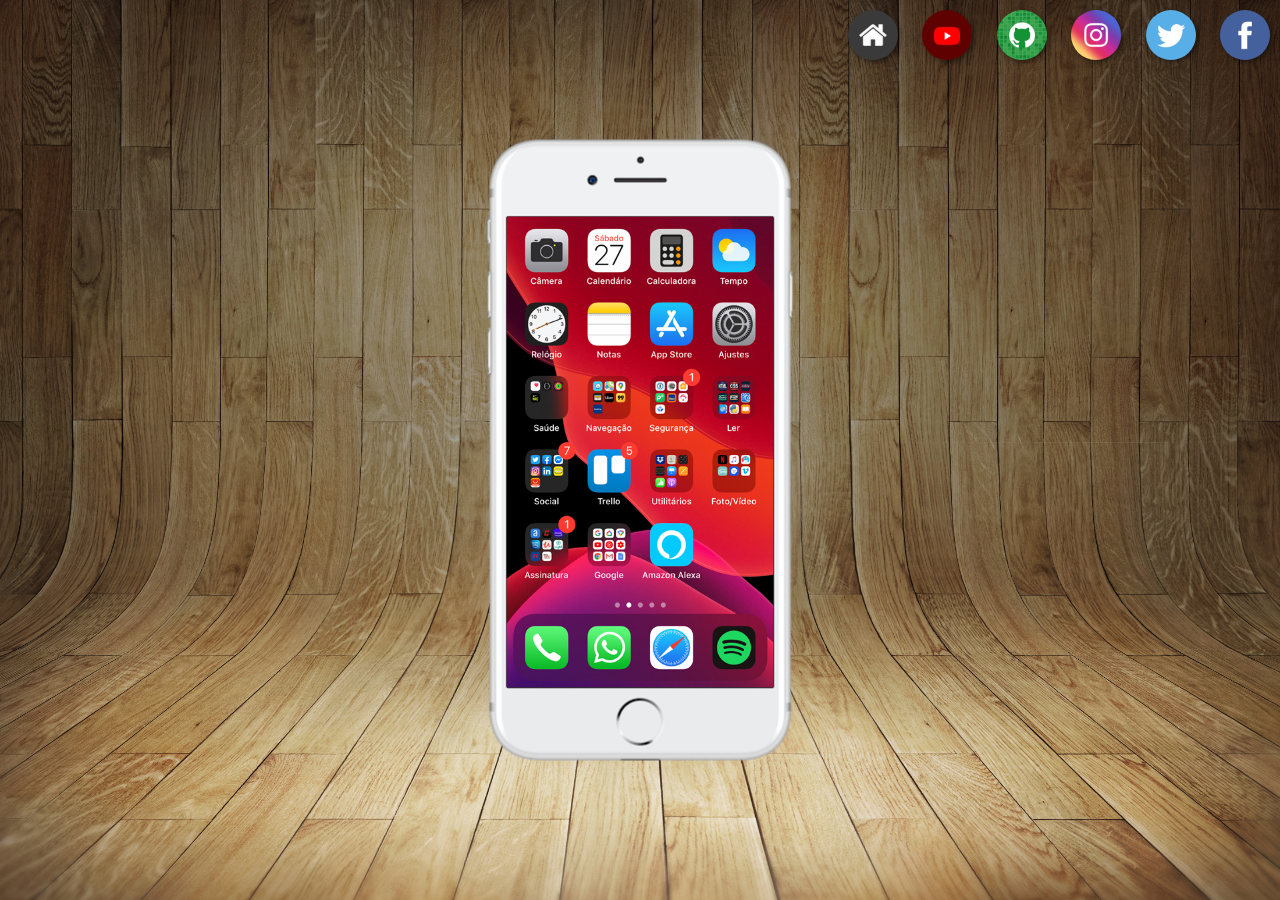
<file: index.html>
<!DOCTYPE html>
<html lang="pt-br">
<head>
    <meta charset="UTF-8">
    <meta http-equiv="X-UA-Compatible" content="IE=edge">
    <meta name="viewport" content="width=device-width, initial-scale=1.0">
    <link rel="shortcut icon" href="favicon.ico" type="image/x-icon">
    <link rel="stylesheet" href="estilos/style.css">

    <title>Projeto Redes Sociais</title>
</head>
<body>
    <main>
        <section id="telefone">
            <iframe src="home.html" name="tela" id="tela" frameborder="0"></iframe>


        </section>
        <section id="redes-sociais">
            <a href="home.html" target="tela"><img src="imagens/logo-home.jpg" alt="Home"></a>
            <a href="youtube.html" target="tela"><img src="imagens/logo-youtube.jpg" alt="Youtube"></a>
            <a href="github.html" target="tela"><img src="imagens/logo-github.jpg" alt="Github"></a>
            <a href="instagram.html" target="tela"><img src="imagens/logo-instagram.jpg" alt="Instagram"></a>
            <a href="twitter.html" target="tela"><img src="imagens/logo-twitter.jpg" alt="Twiter"></a>
            <a href="facebook.html" target="tela"><img src="imagens/logo-facebook.jpg" alt="Facebook"></a>

        </section>
    </main>
    
</body>
</html>
</file>
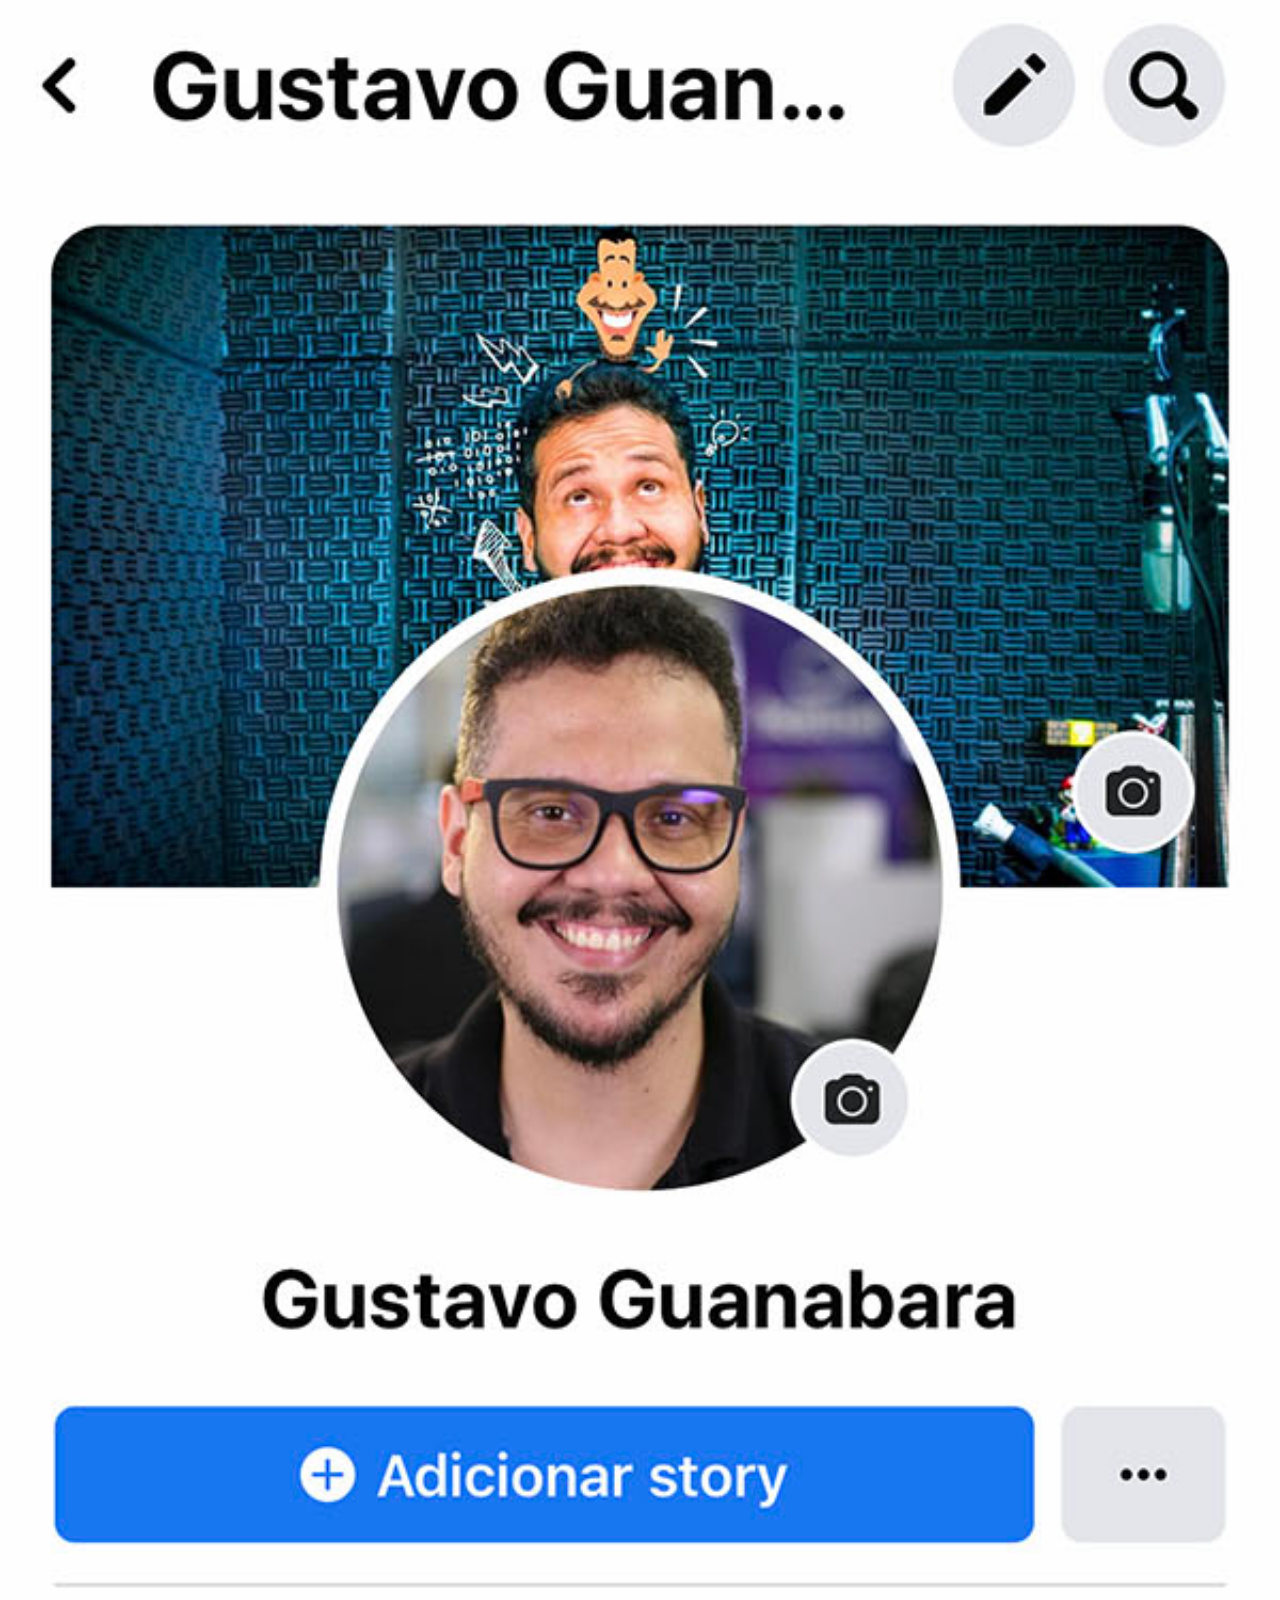
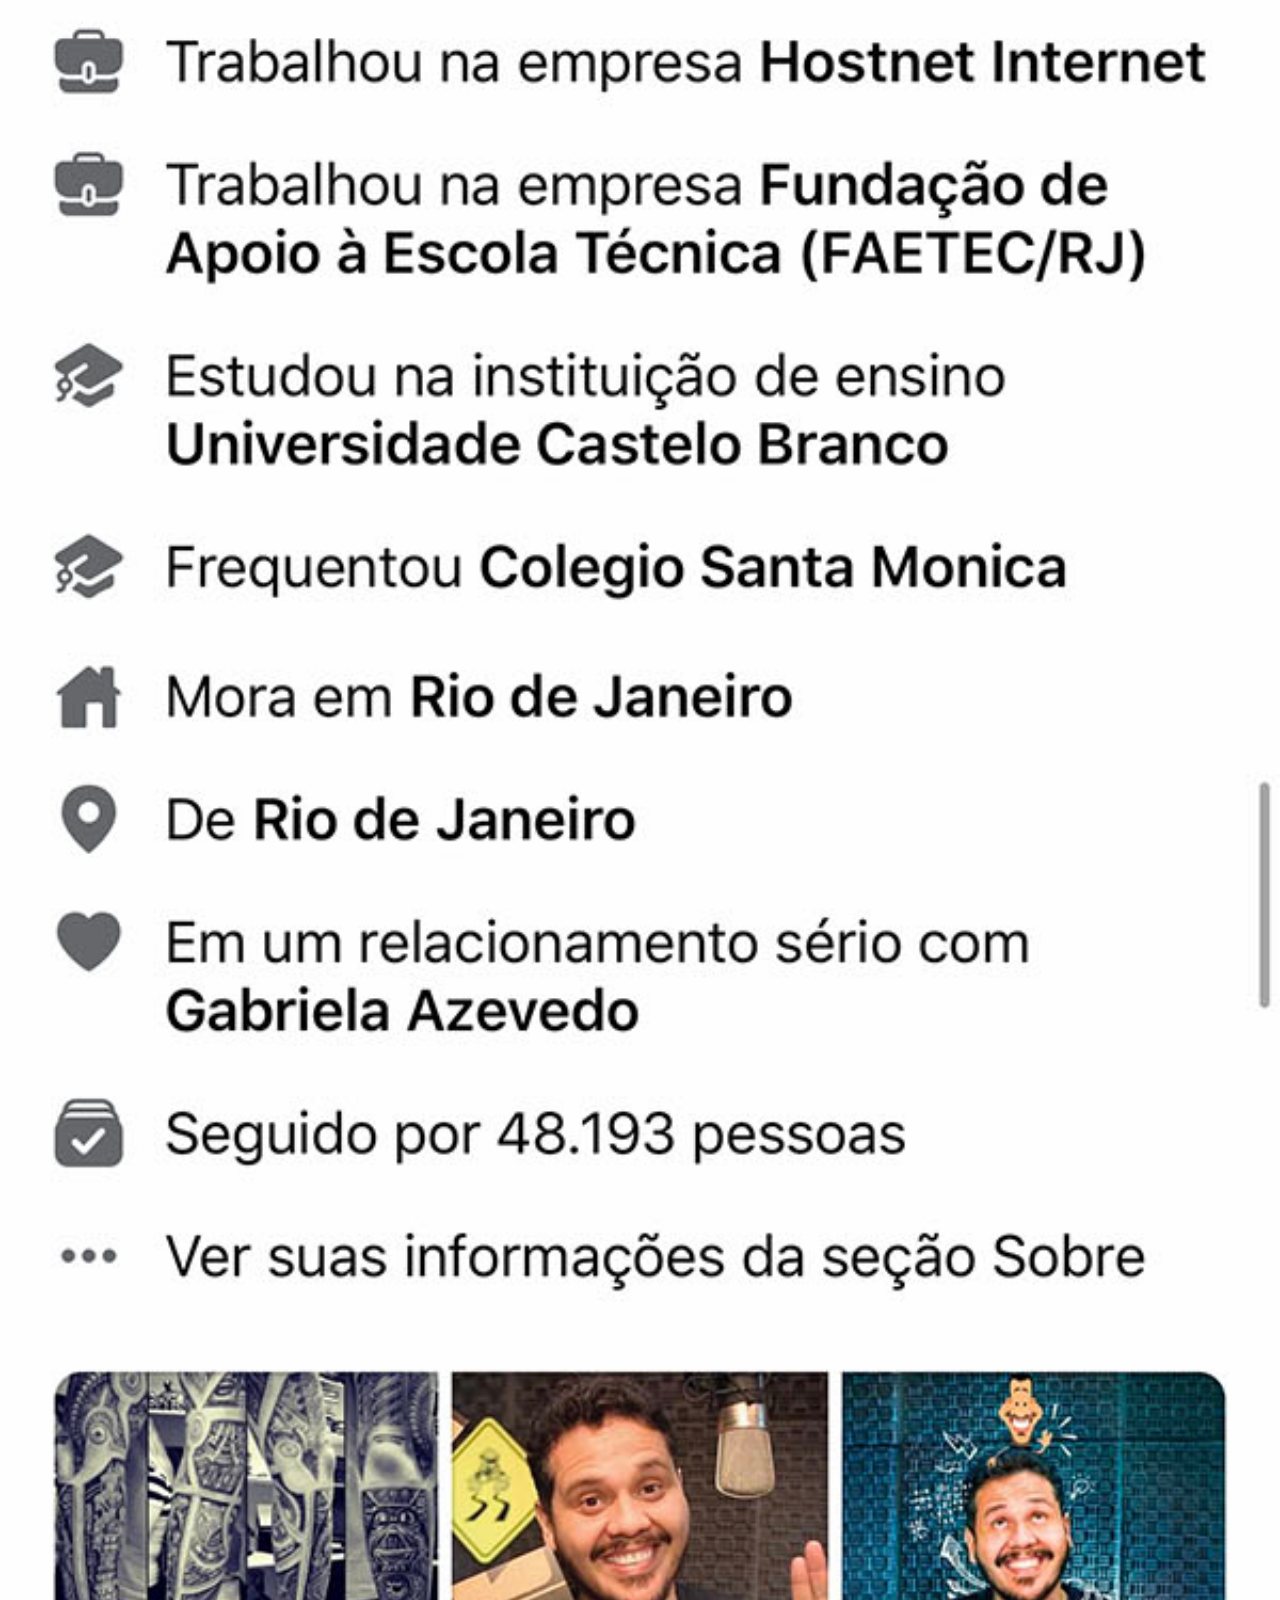
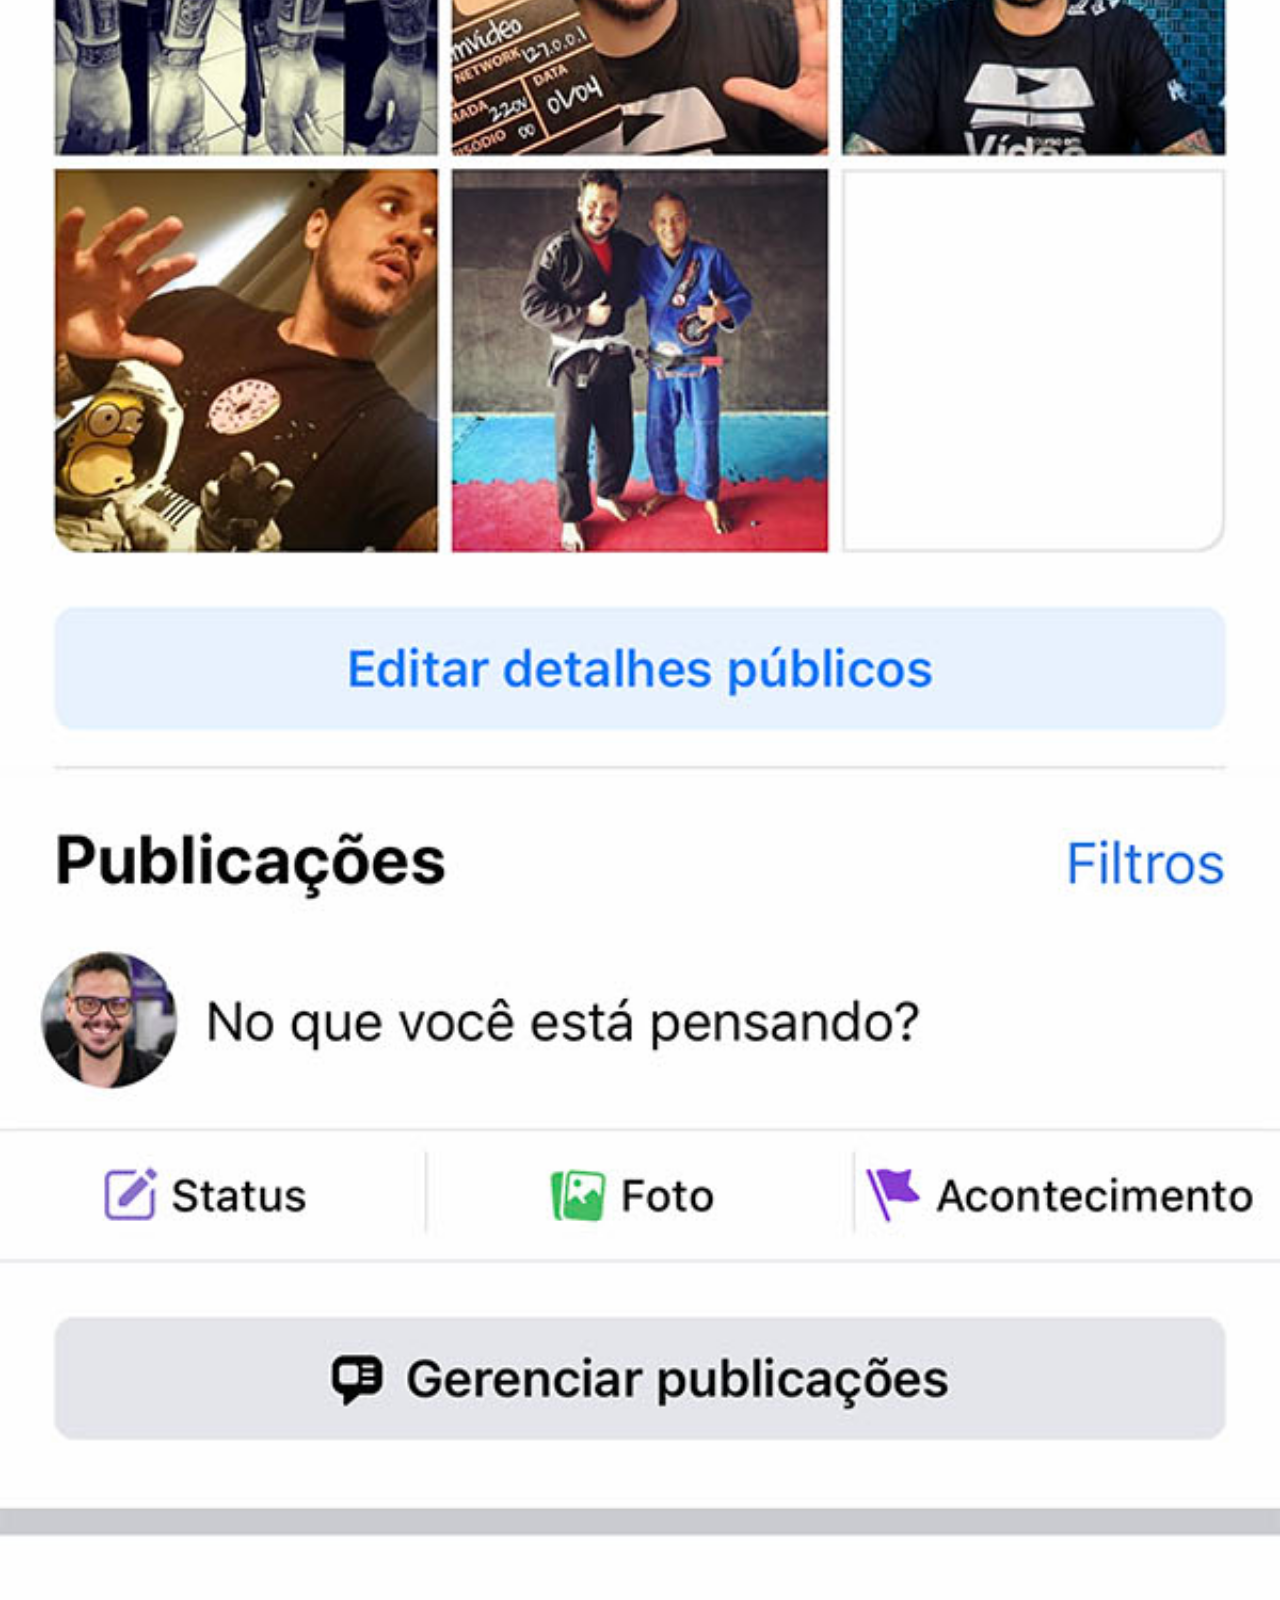
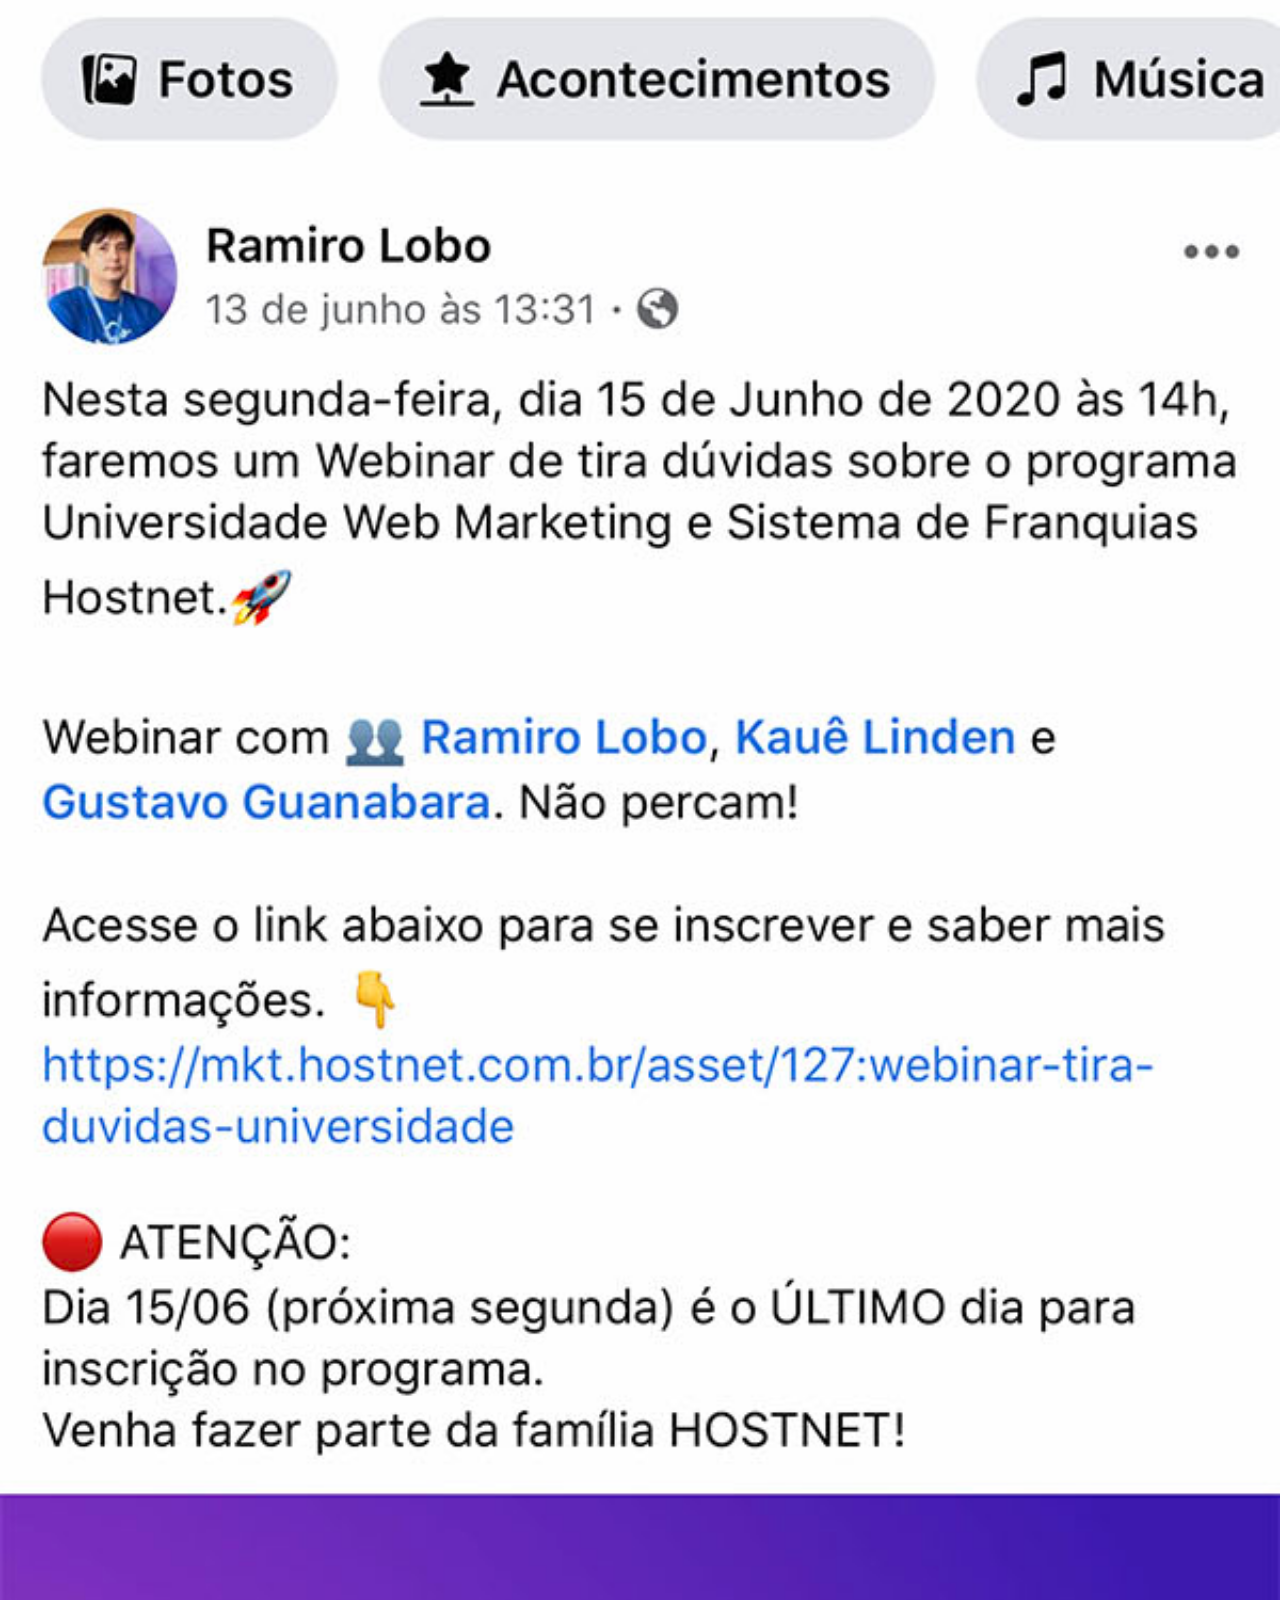
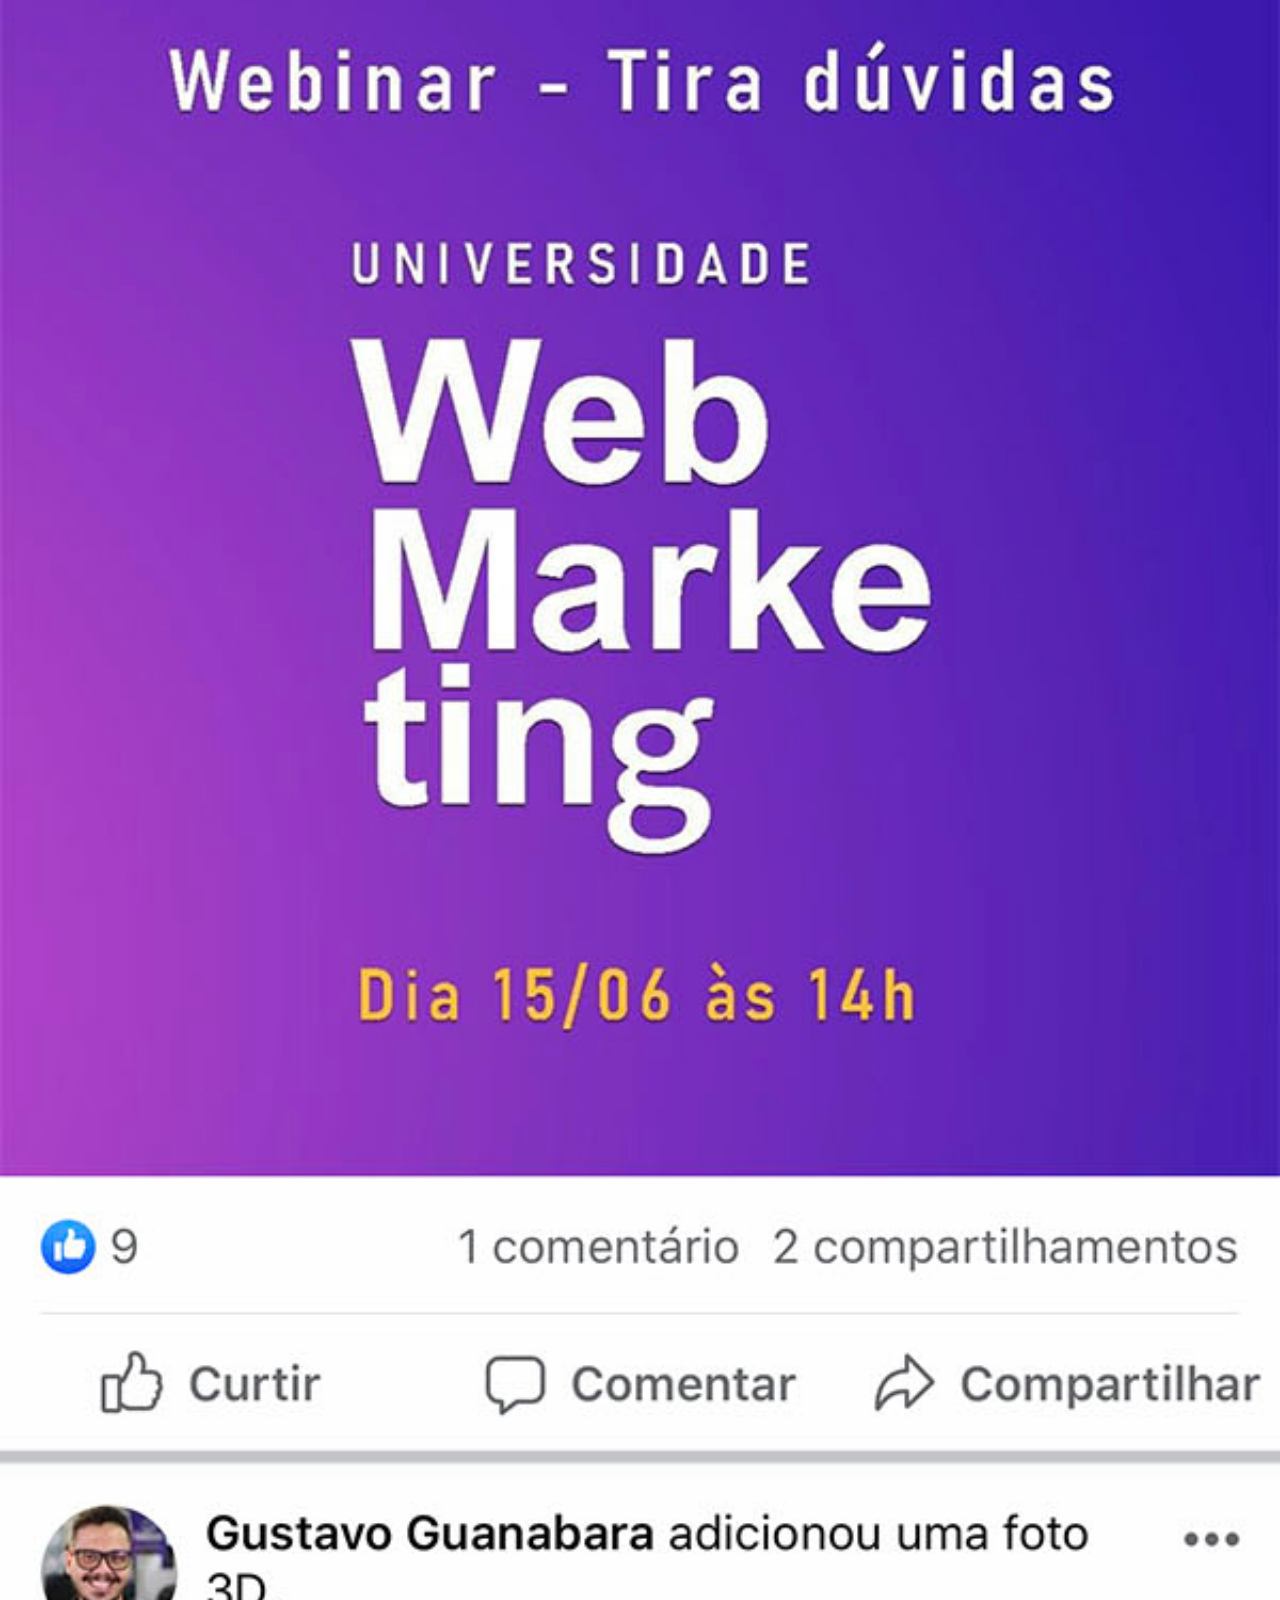
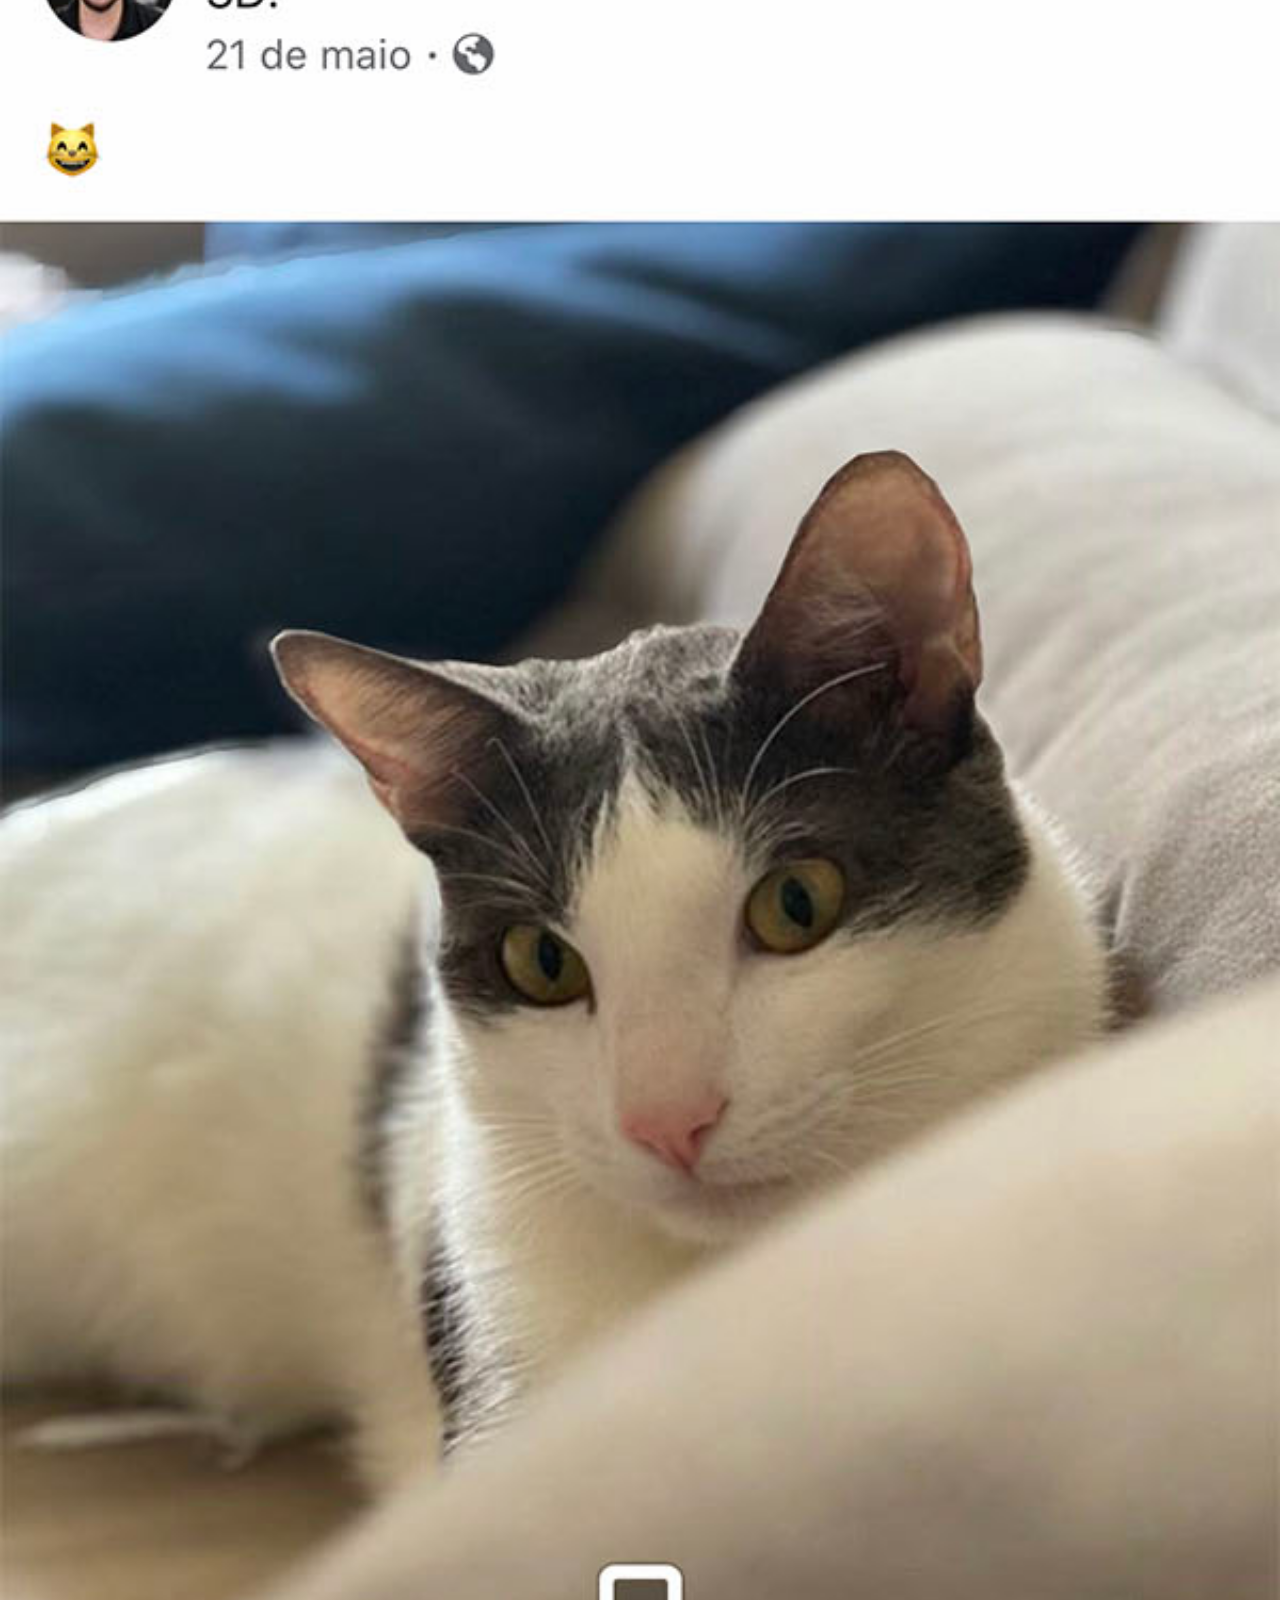
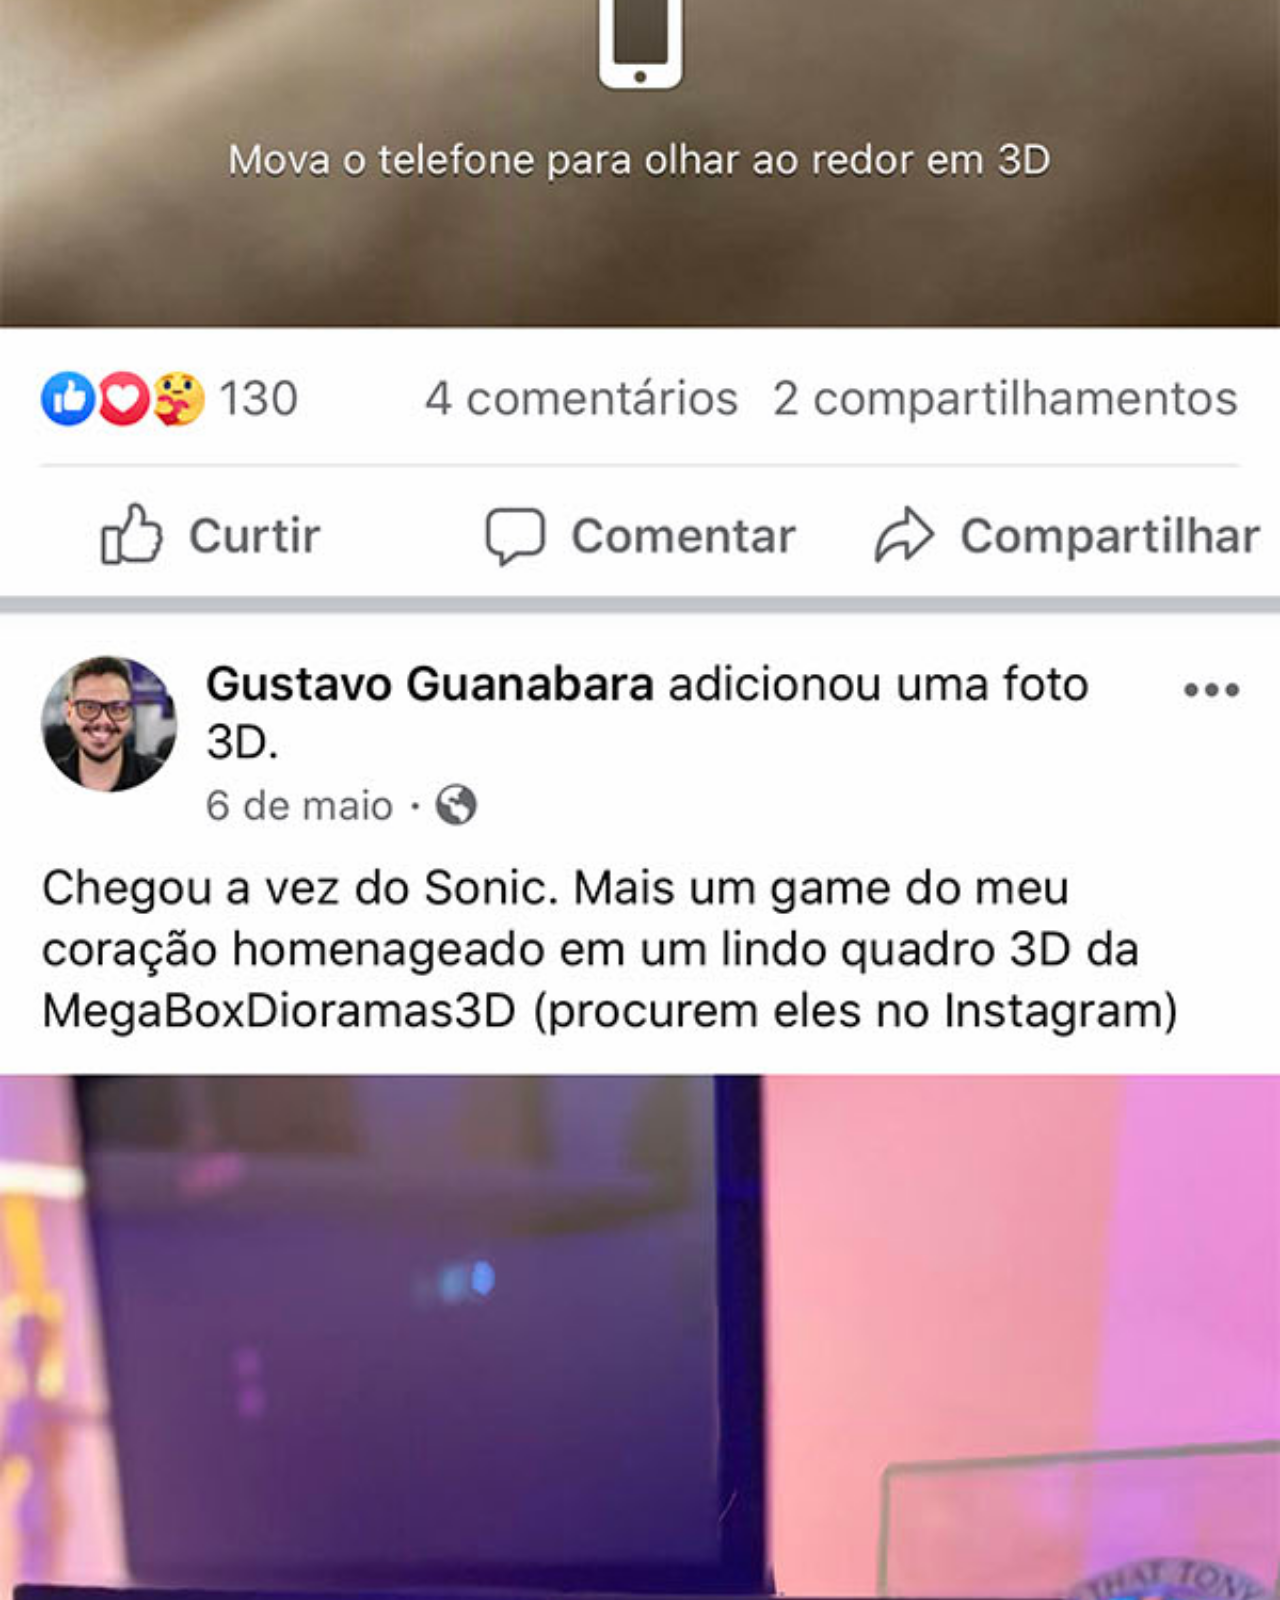
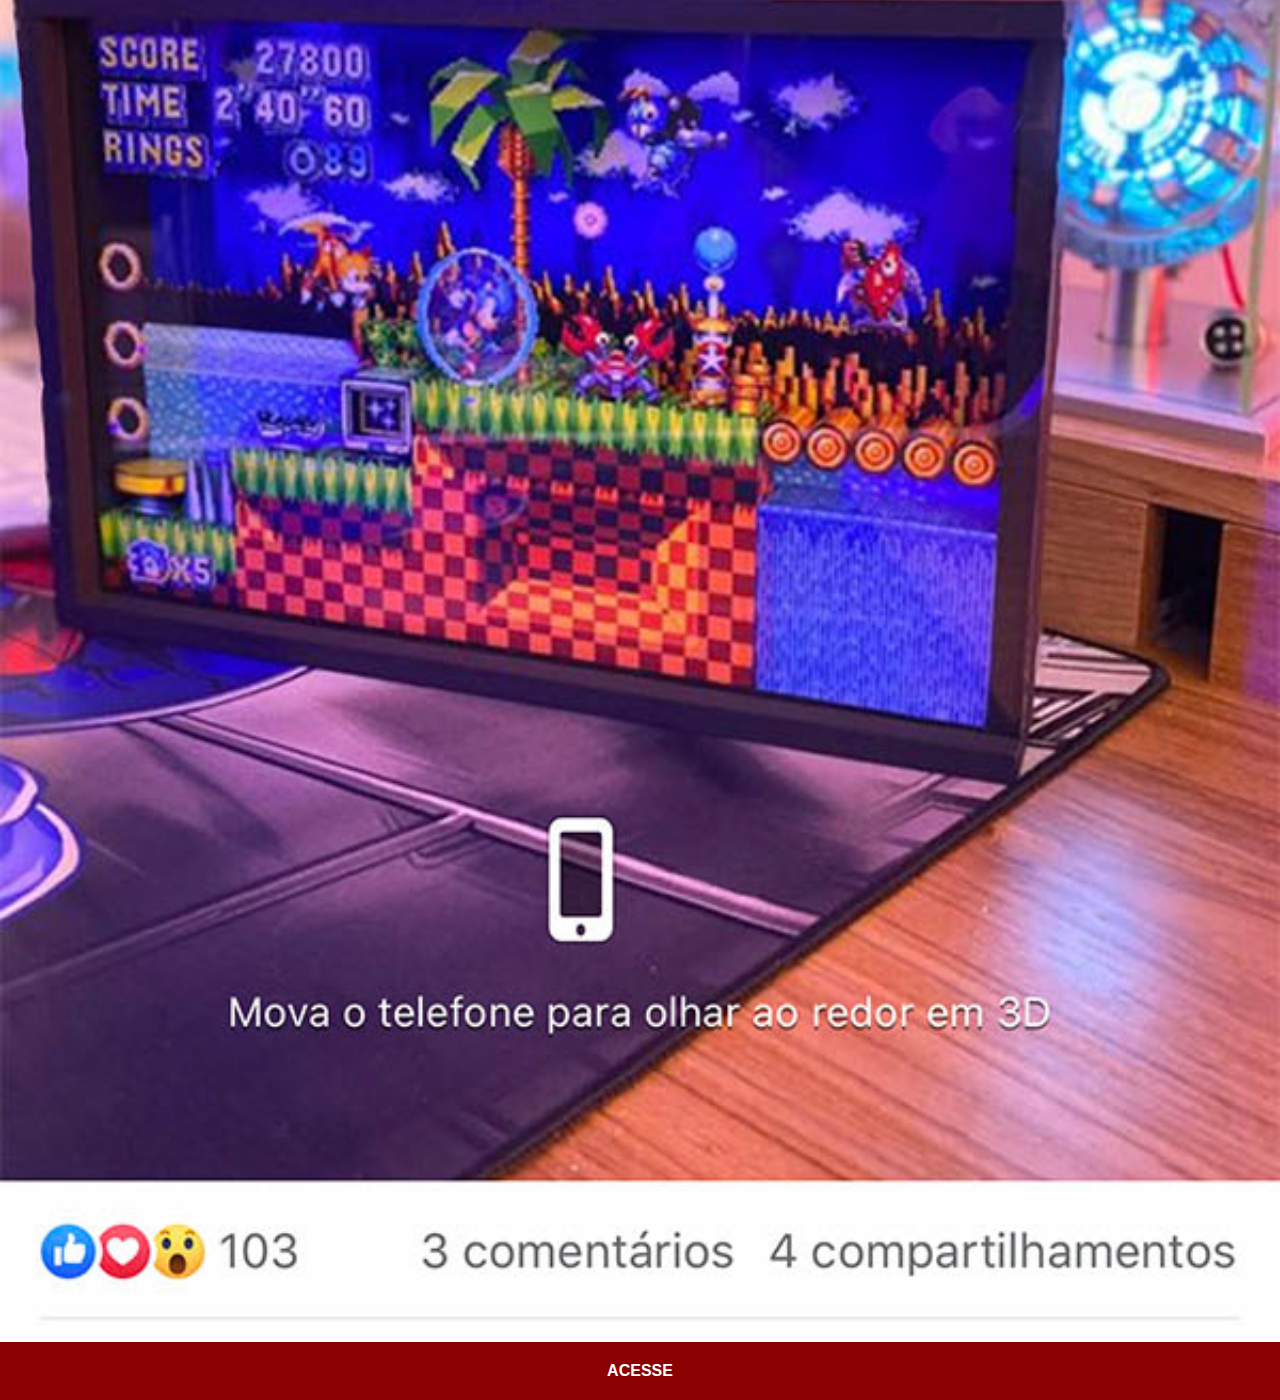
<file: facebook.html>
<!DOCTYPE html>
<html lang="pt-br">
<head>
    <meta charset="UTF-8">
    <meta http-equiv="X-UA-Compatible" content="IE=edge">
    <meta name="viewport" content="width=device-width, initial-scale=1.0">
    <link rel="stylesheet" href="estilo/social.css">
    <title>Facebook</title>
</head>
<body>
    <img src="imagens/tela-facebook.jpg" alt="Facebook">
    <a href="#" target="_blank">ACESSE</a>
    
</body>
</html>
</file>
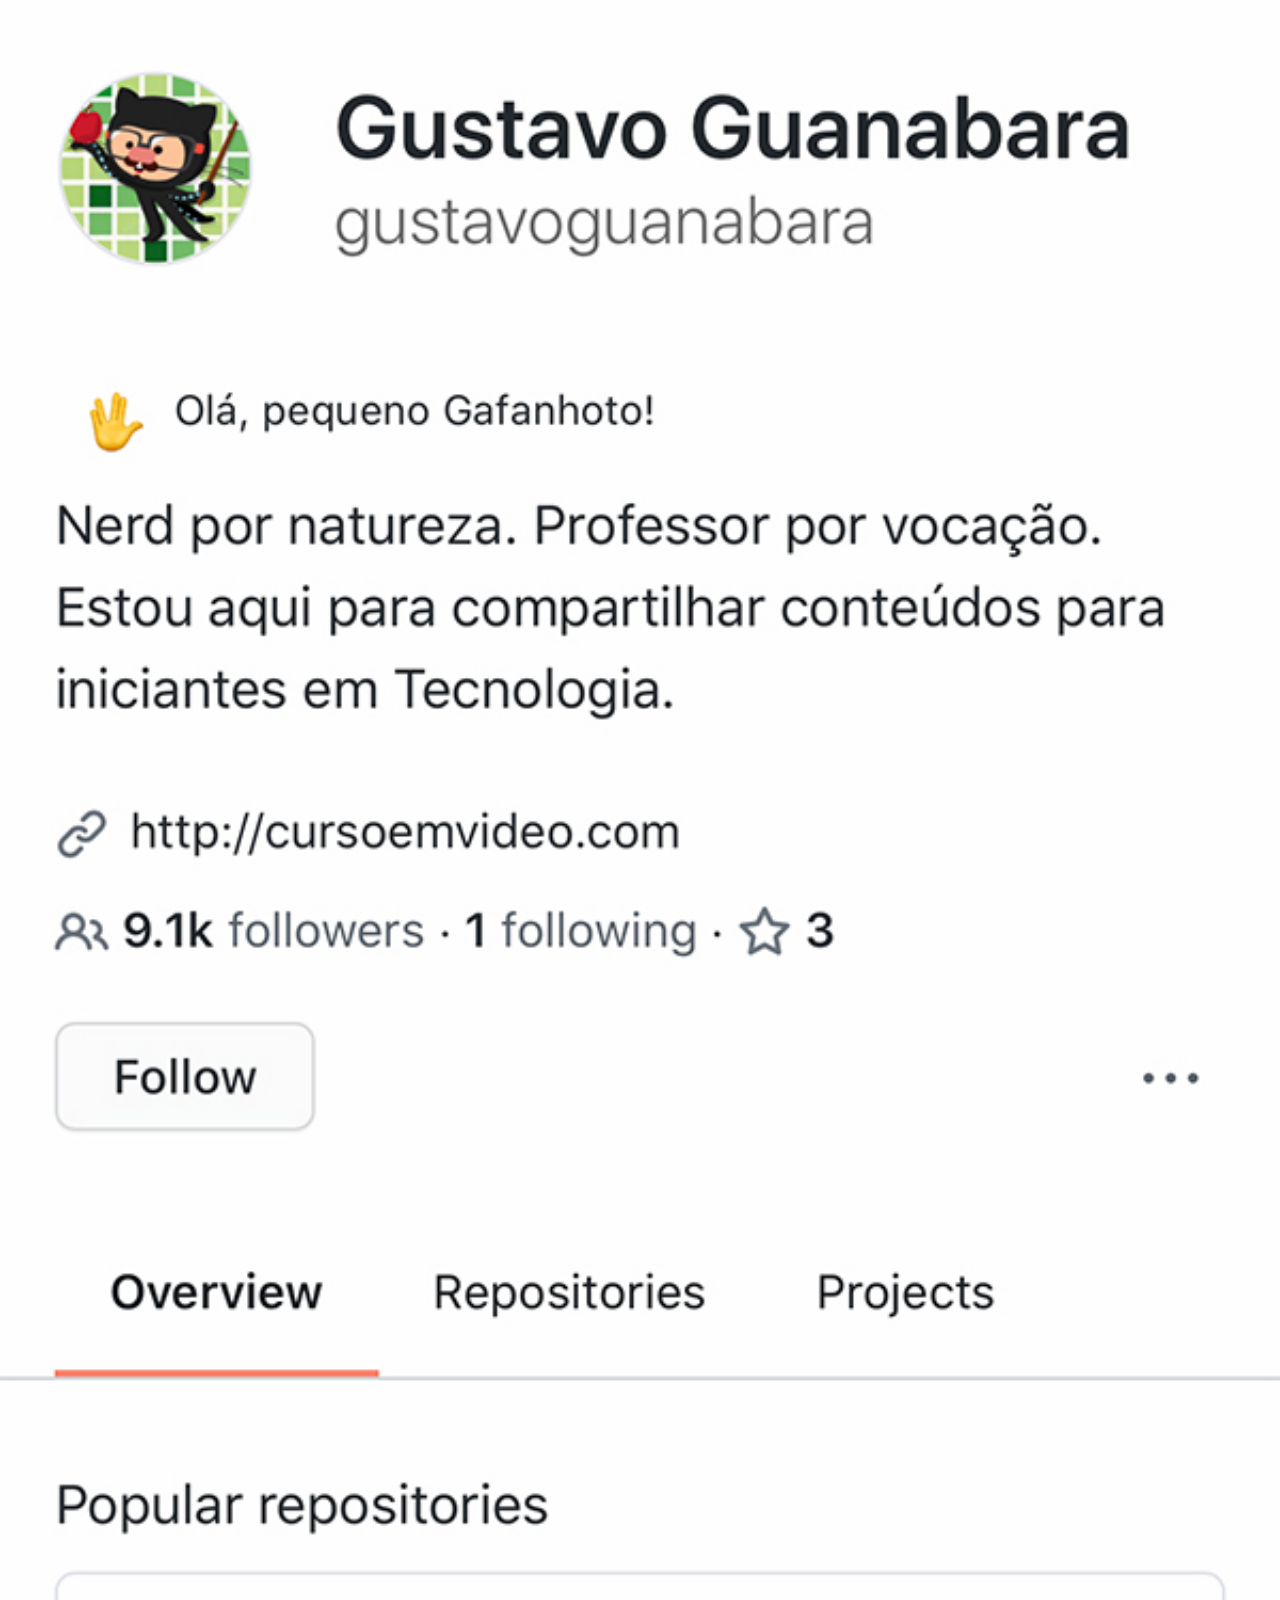
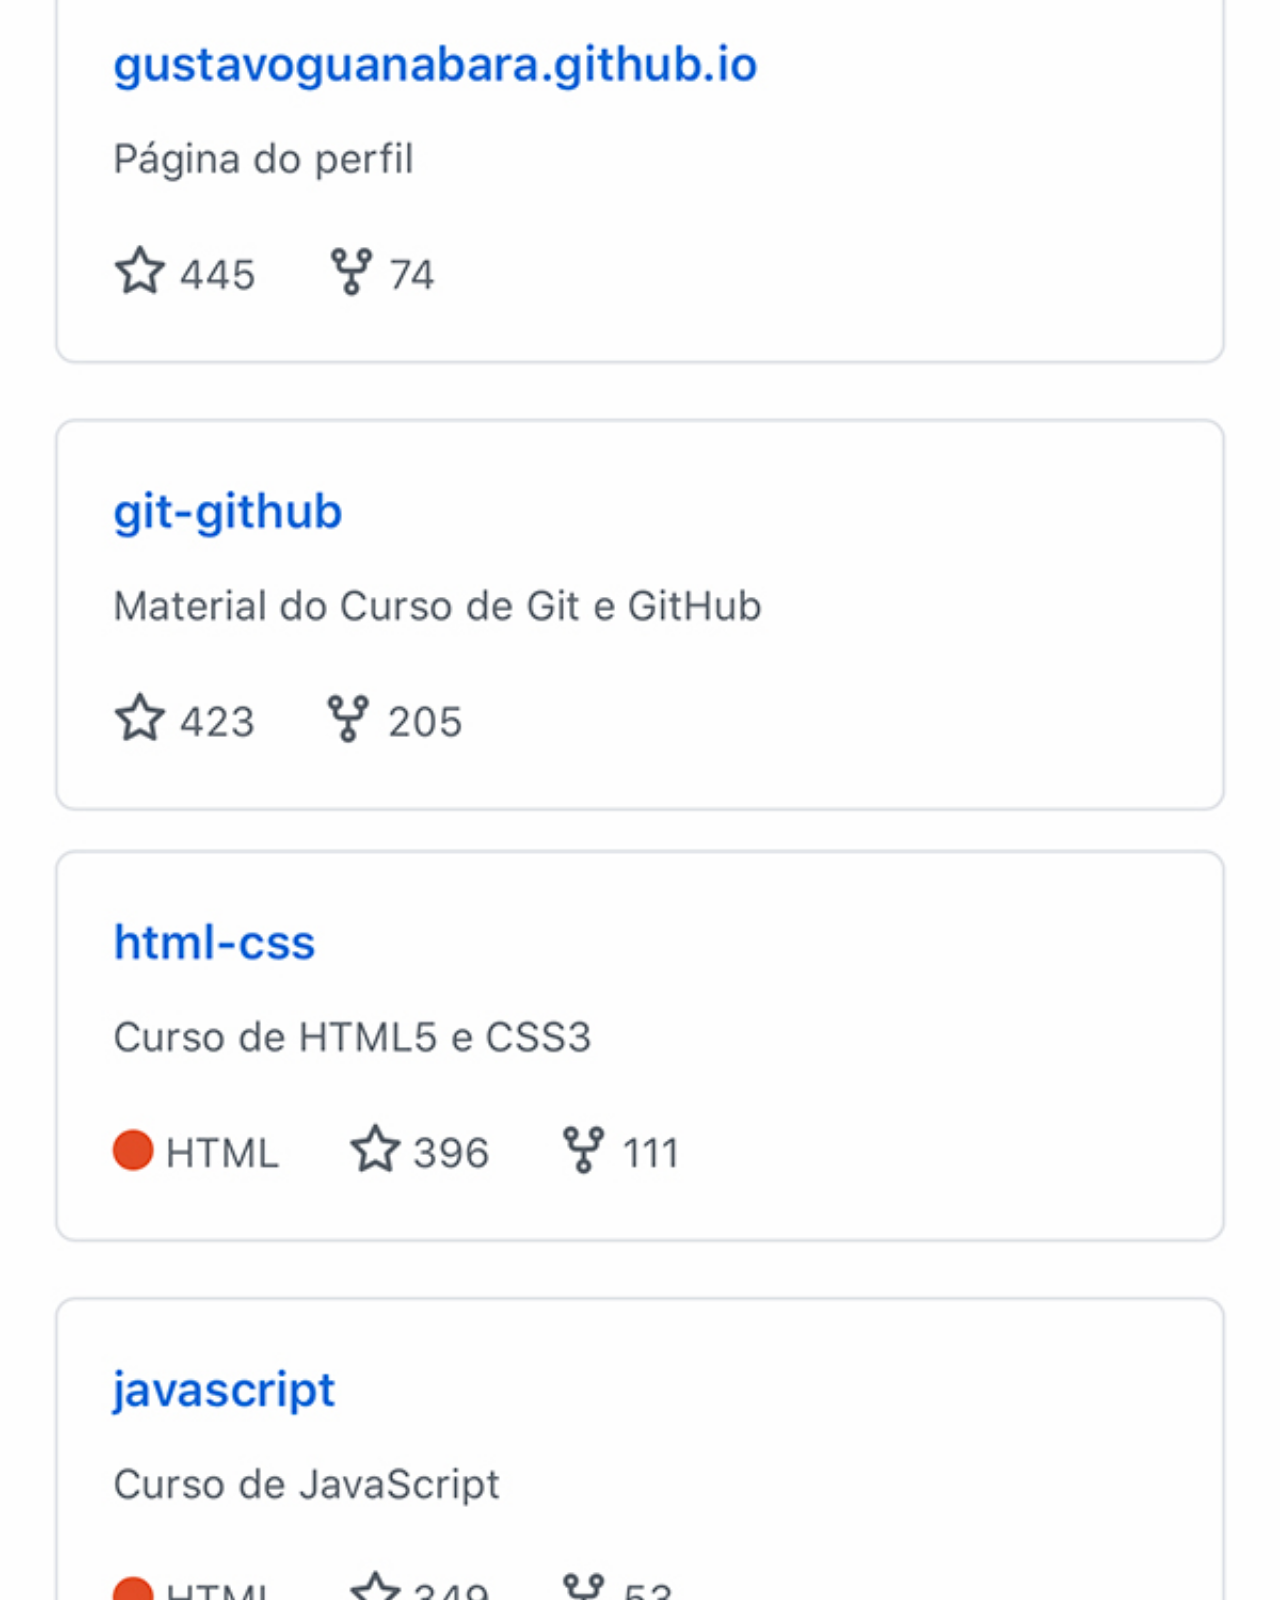
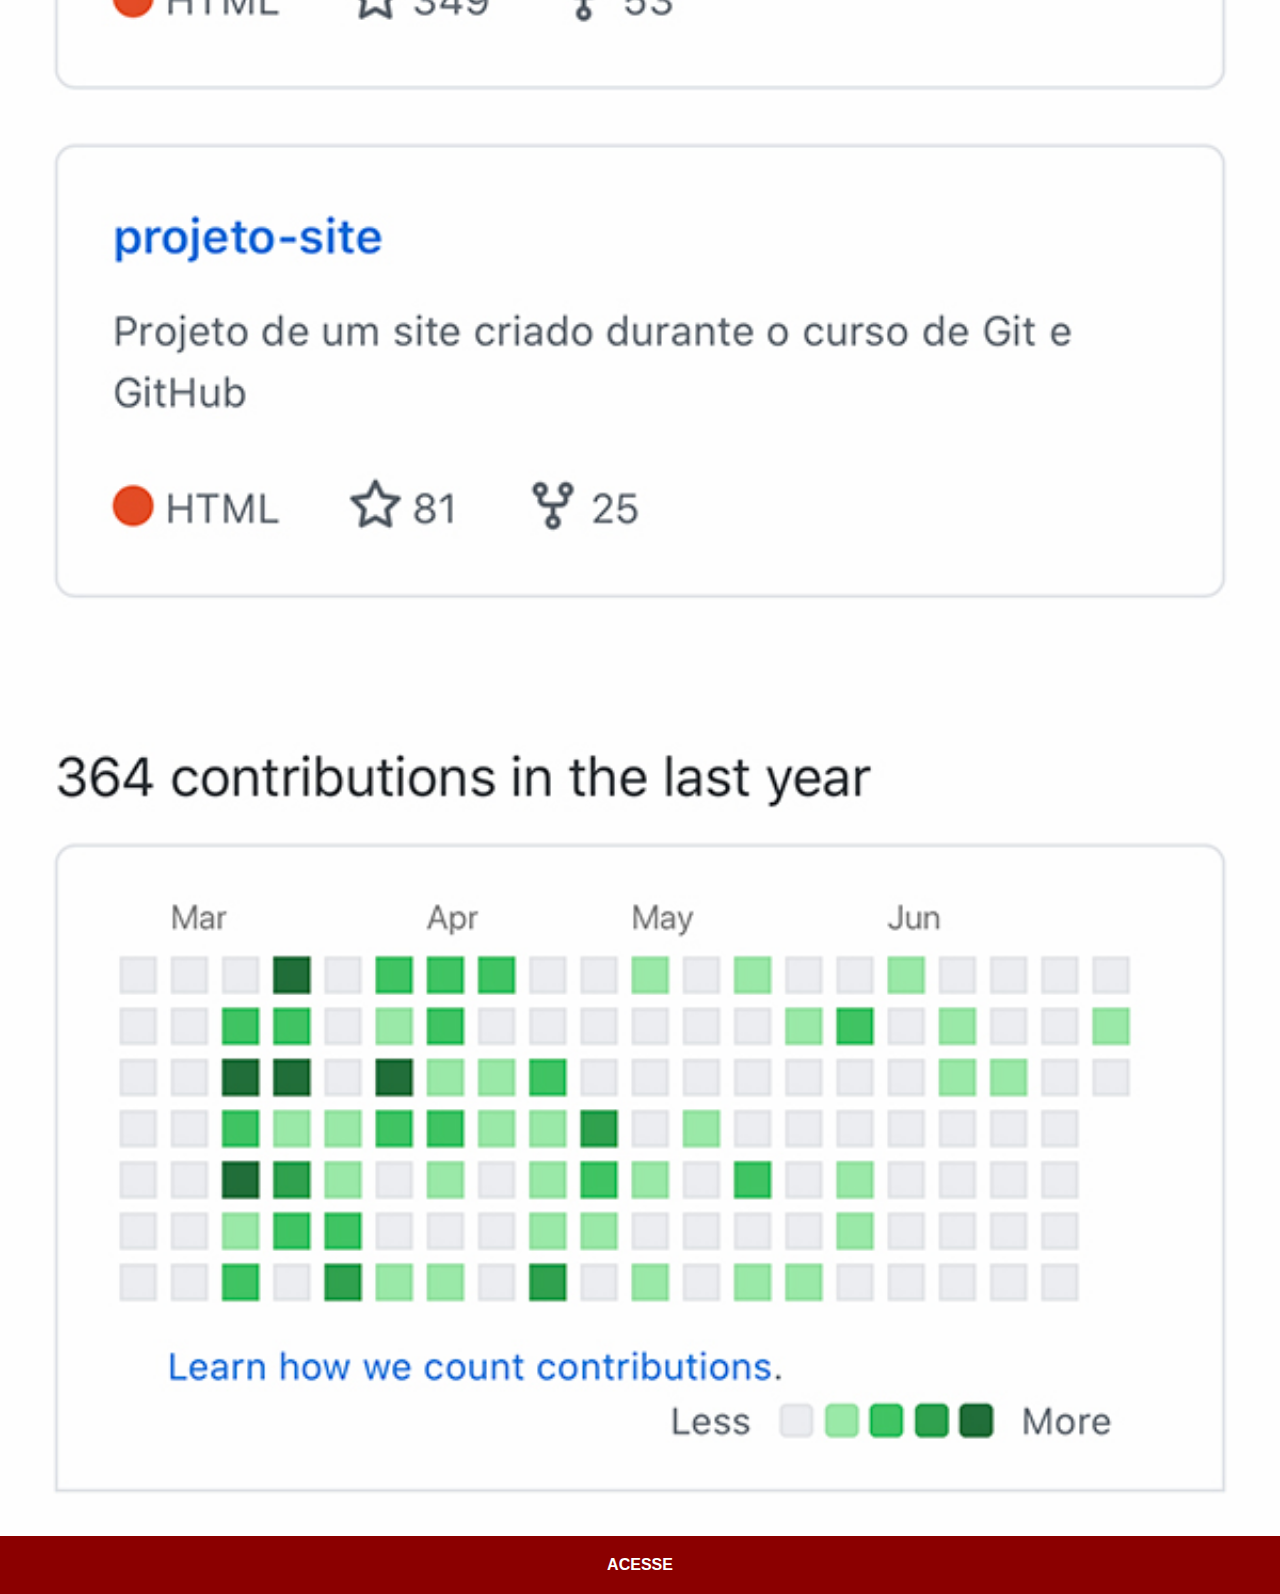
<file: github.html>
<!DOCTYPE html>
<html lang="pt-br">
<head>
    <meta charset="UTF-8">
    <meta http-equiv="X-UA-Compatible" content="IE=edge">
    <meta name="viewport" content="width=device-width, initial-scale=1.0">
    <link rel="stylesheet" href="estilo/social.css">
    <title>Github</title>
</head>
<body>
    <img src="imagens/tela-github.jpg" alt="Github">
    <a href="#" target="_blank">ACESSE</a>
    
</body>
</html>
</file>
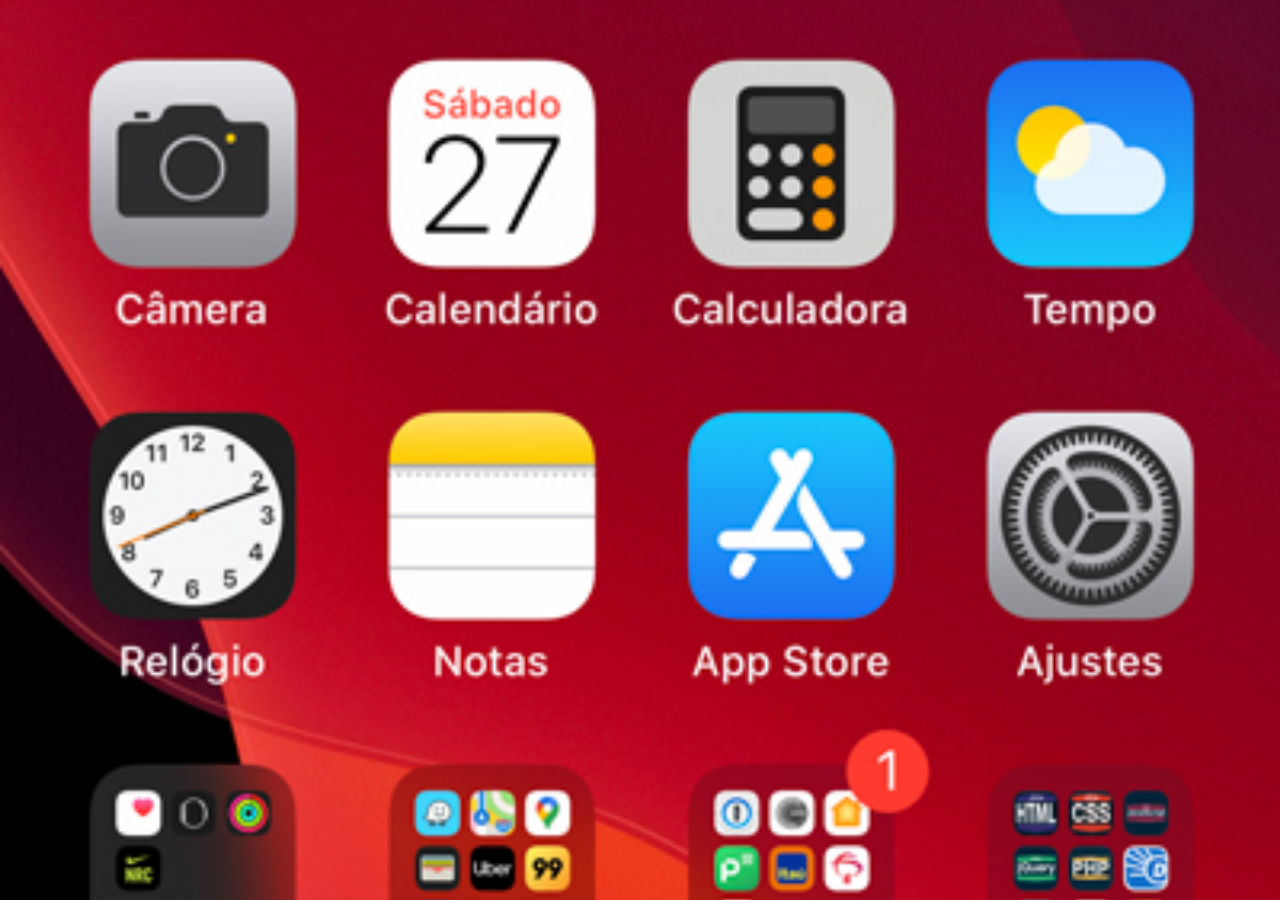
<file: home.html>
<!DOCTYPE html>
<html lang="pt-br">
<head>
    <meta charset="UTF-8">
    <meta http-equiv="X-UA-Compatible" content="IE=edge">
    <meta name="viewport" content="width=device-width, initial-scale=1.0">
    <title>Home</title>
</head>
<style>
    *{
        margin: 0px;
        padding: 0px;
    }

    body{
        width: 100vw;
        height: 100hw;
        background: black url(imagens/tela-home.jpg)no-repeat top center;
        background-size:cover ;
    }
</style>
<body>
    
</body>
</html>
</file>
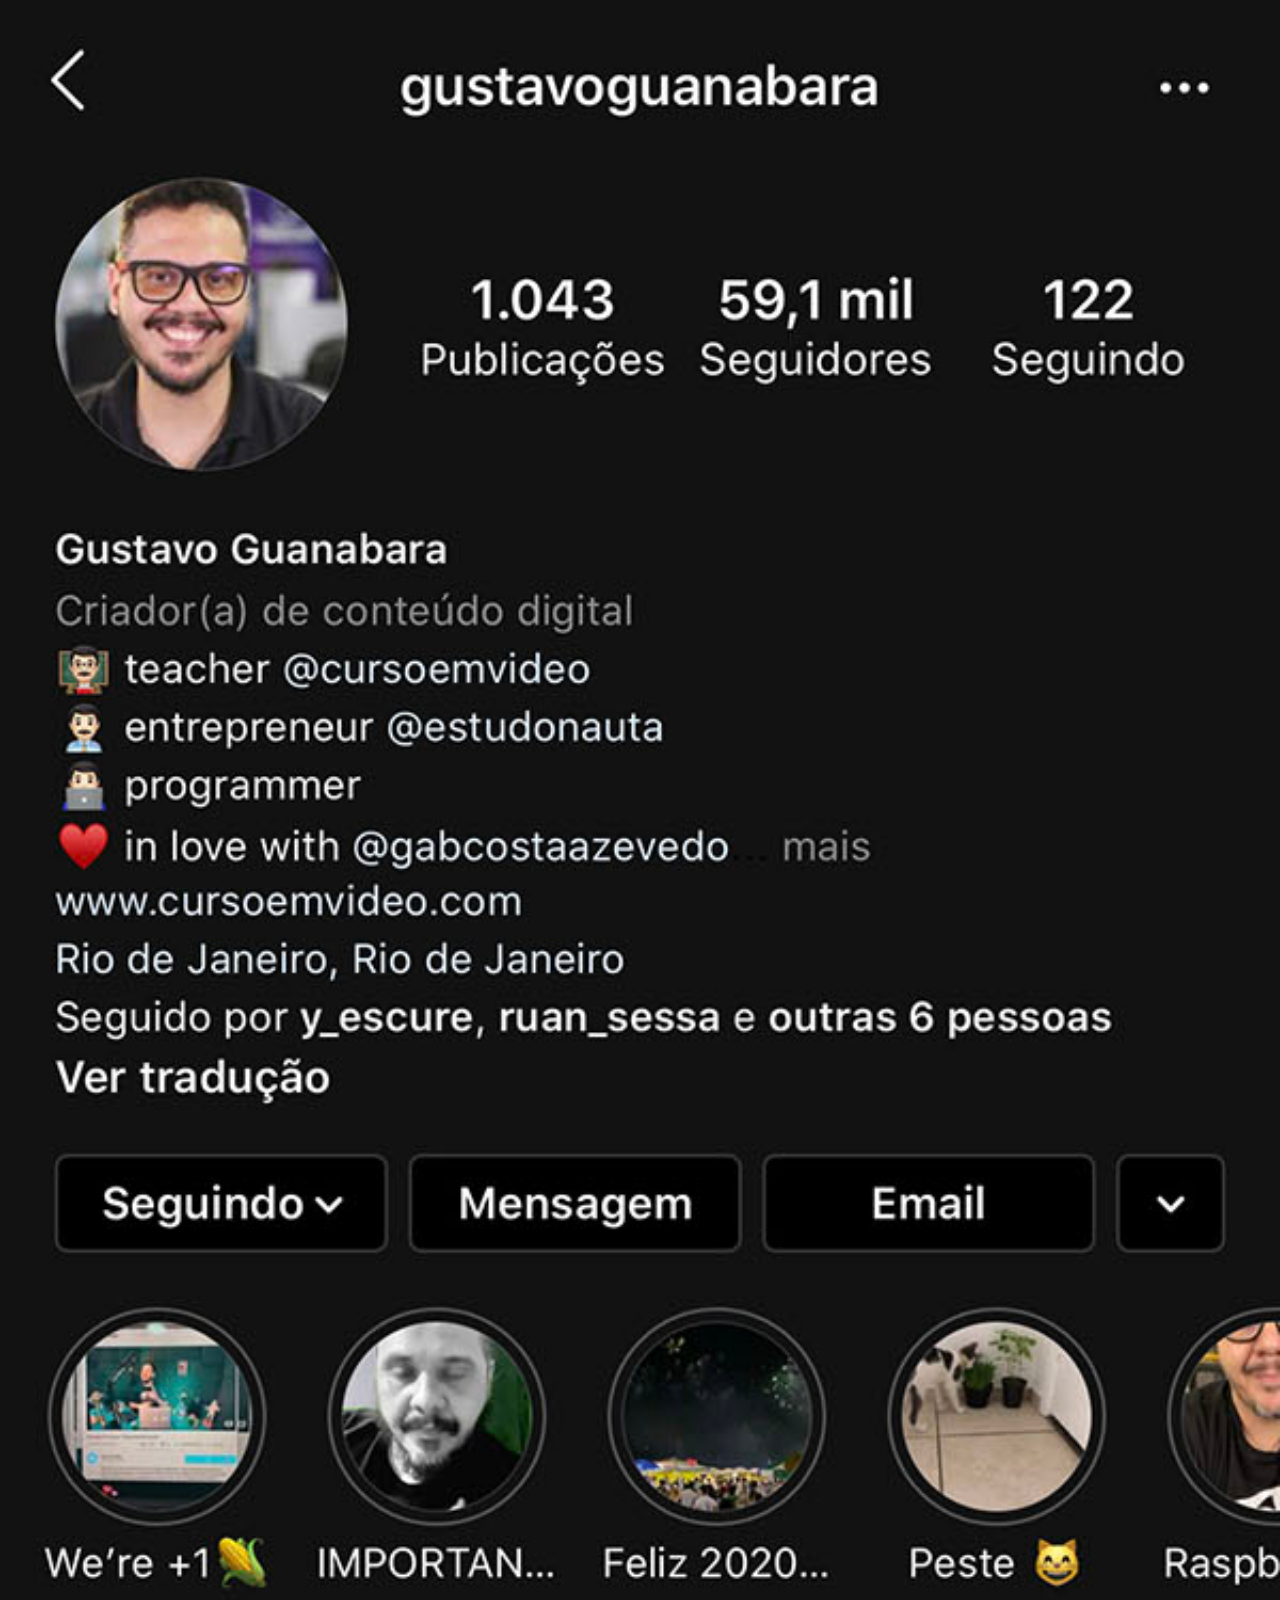
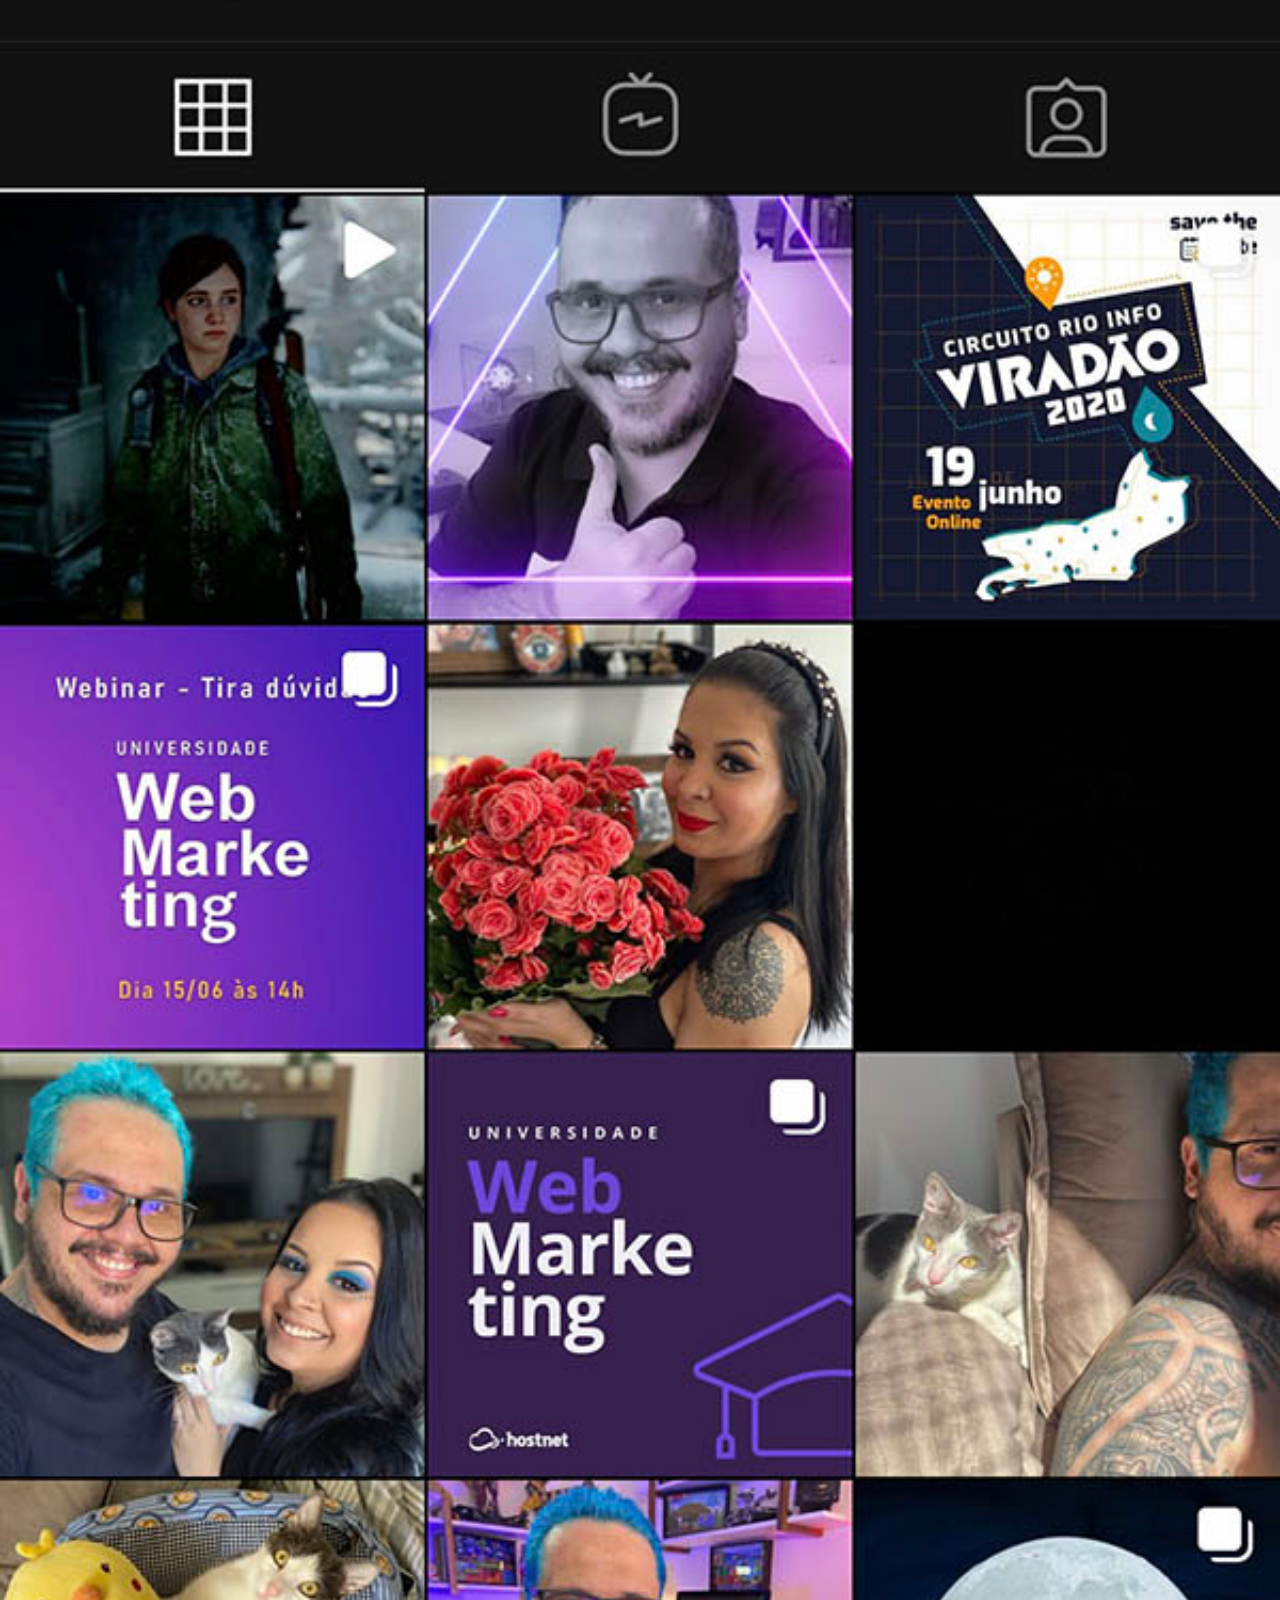
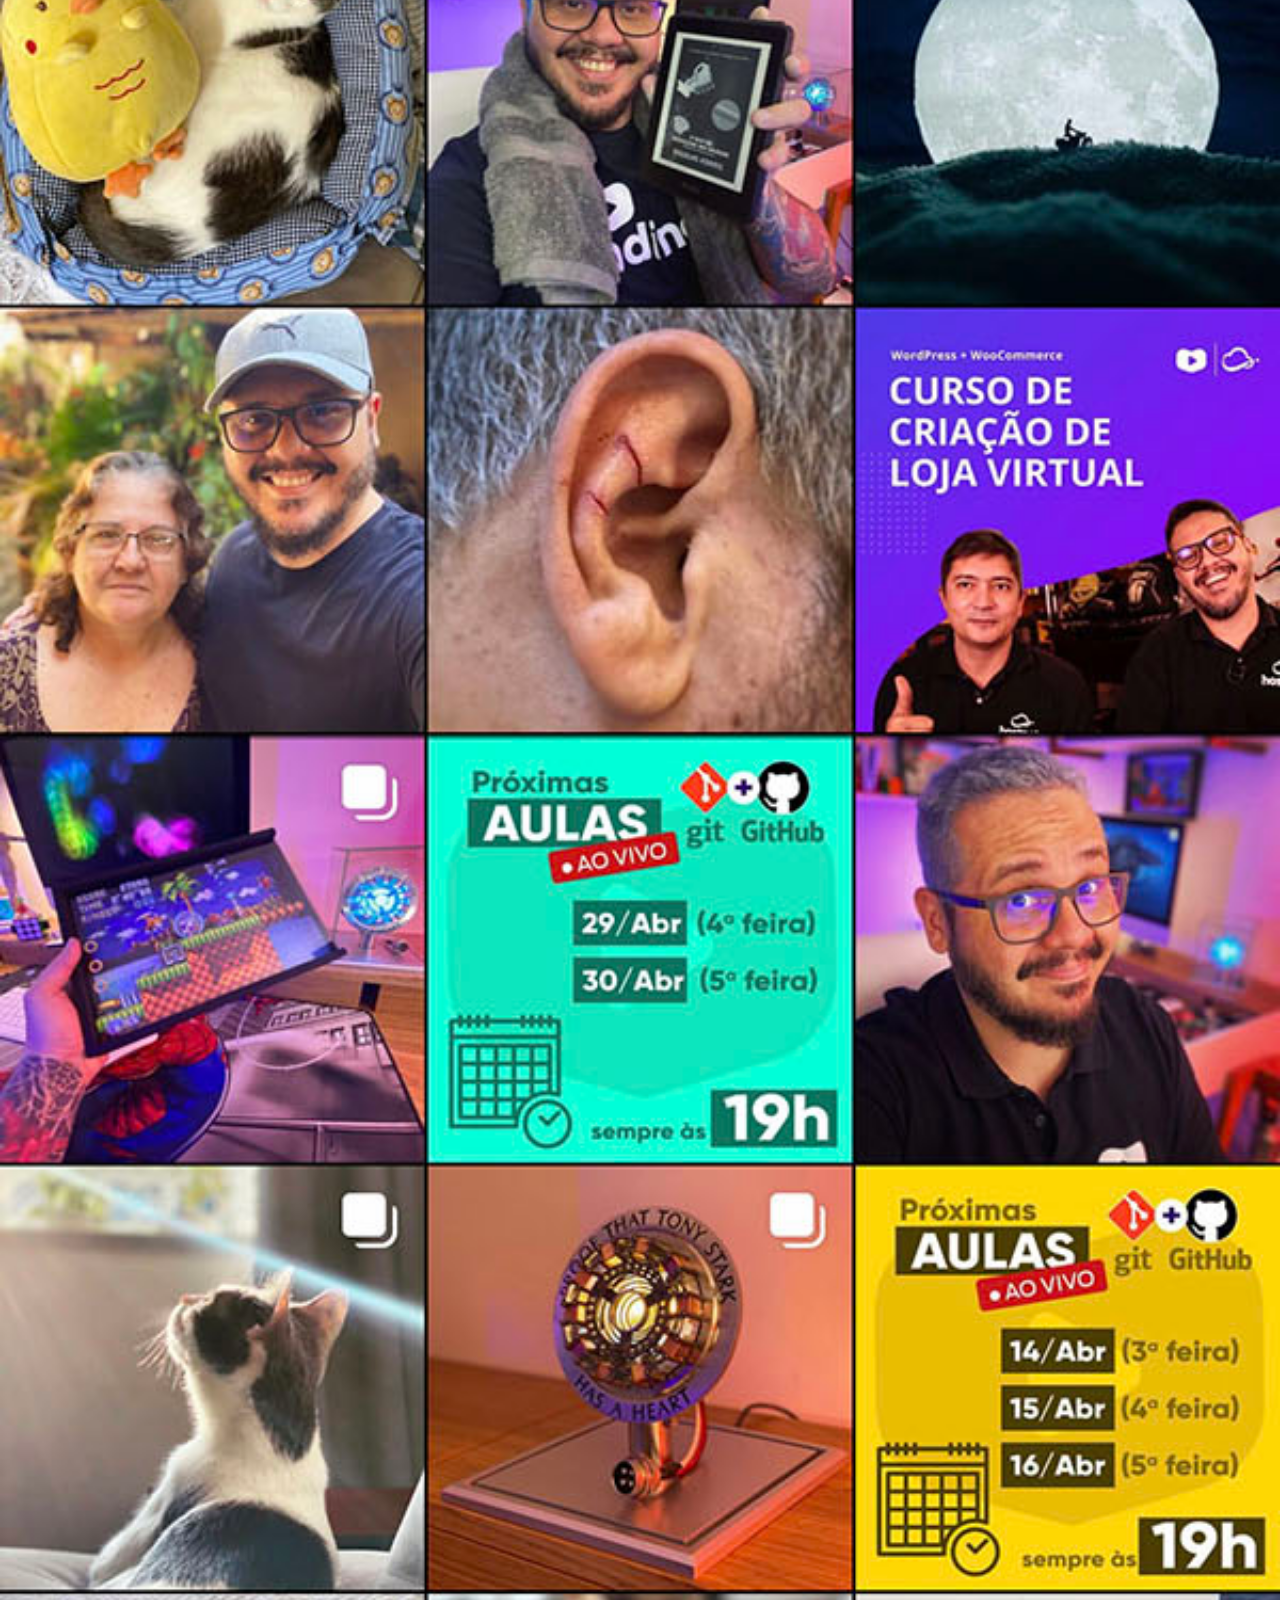
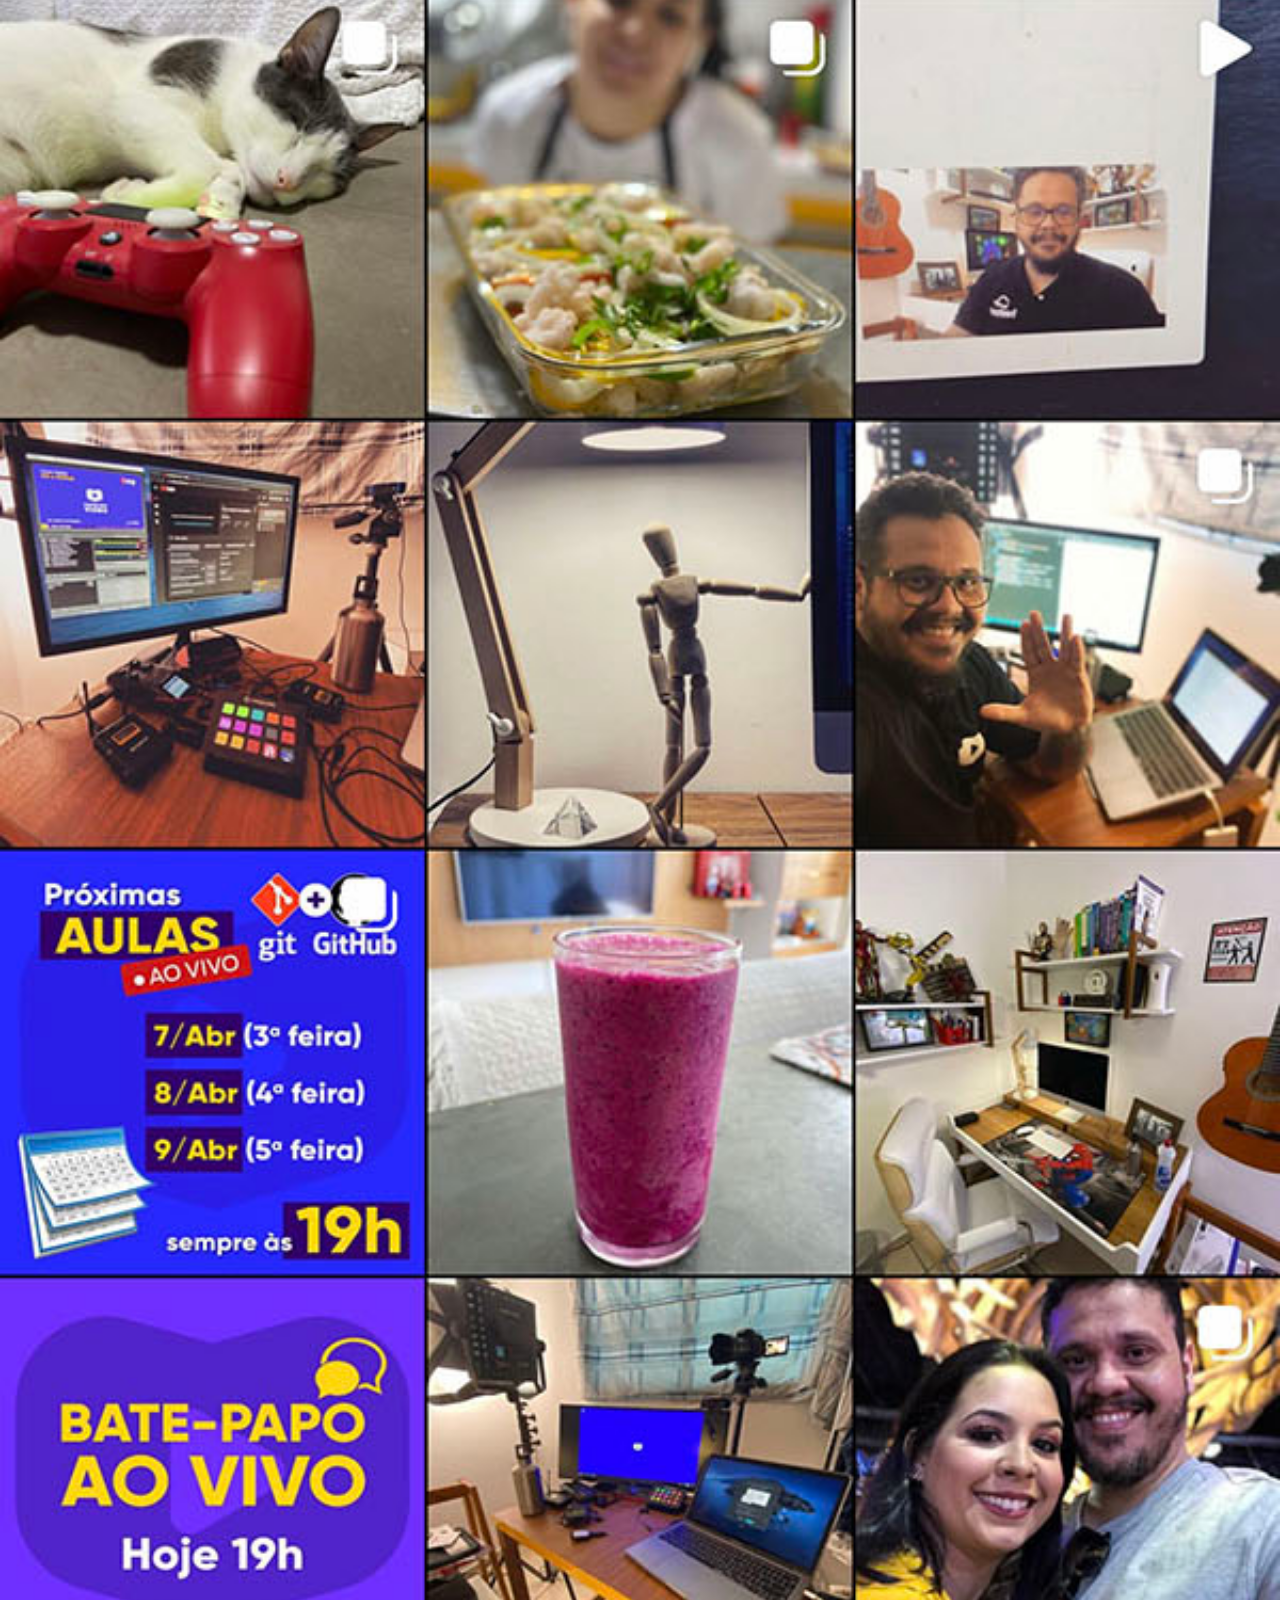
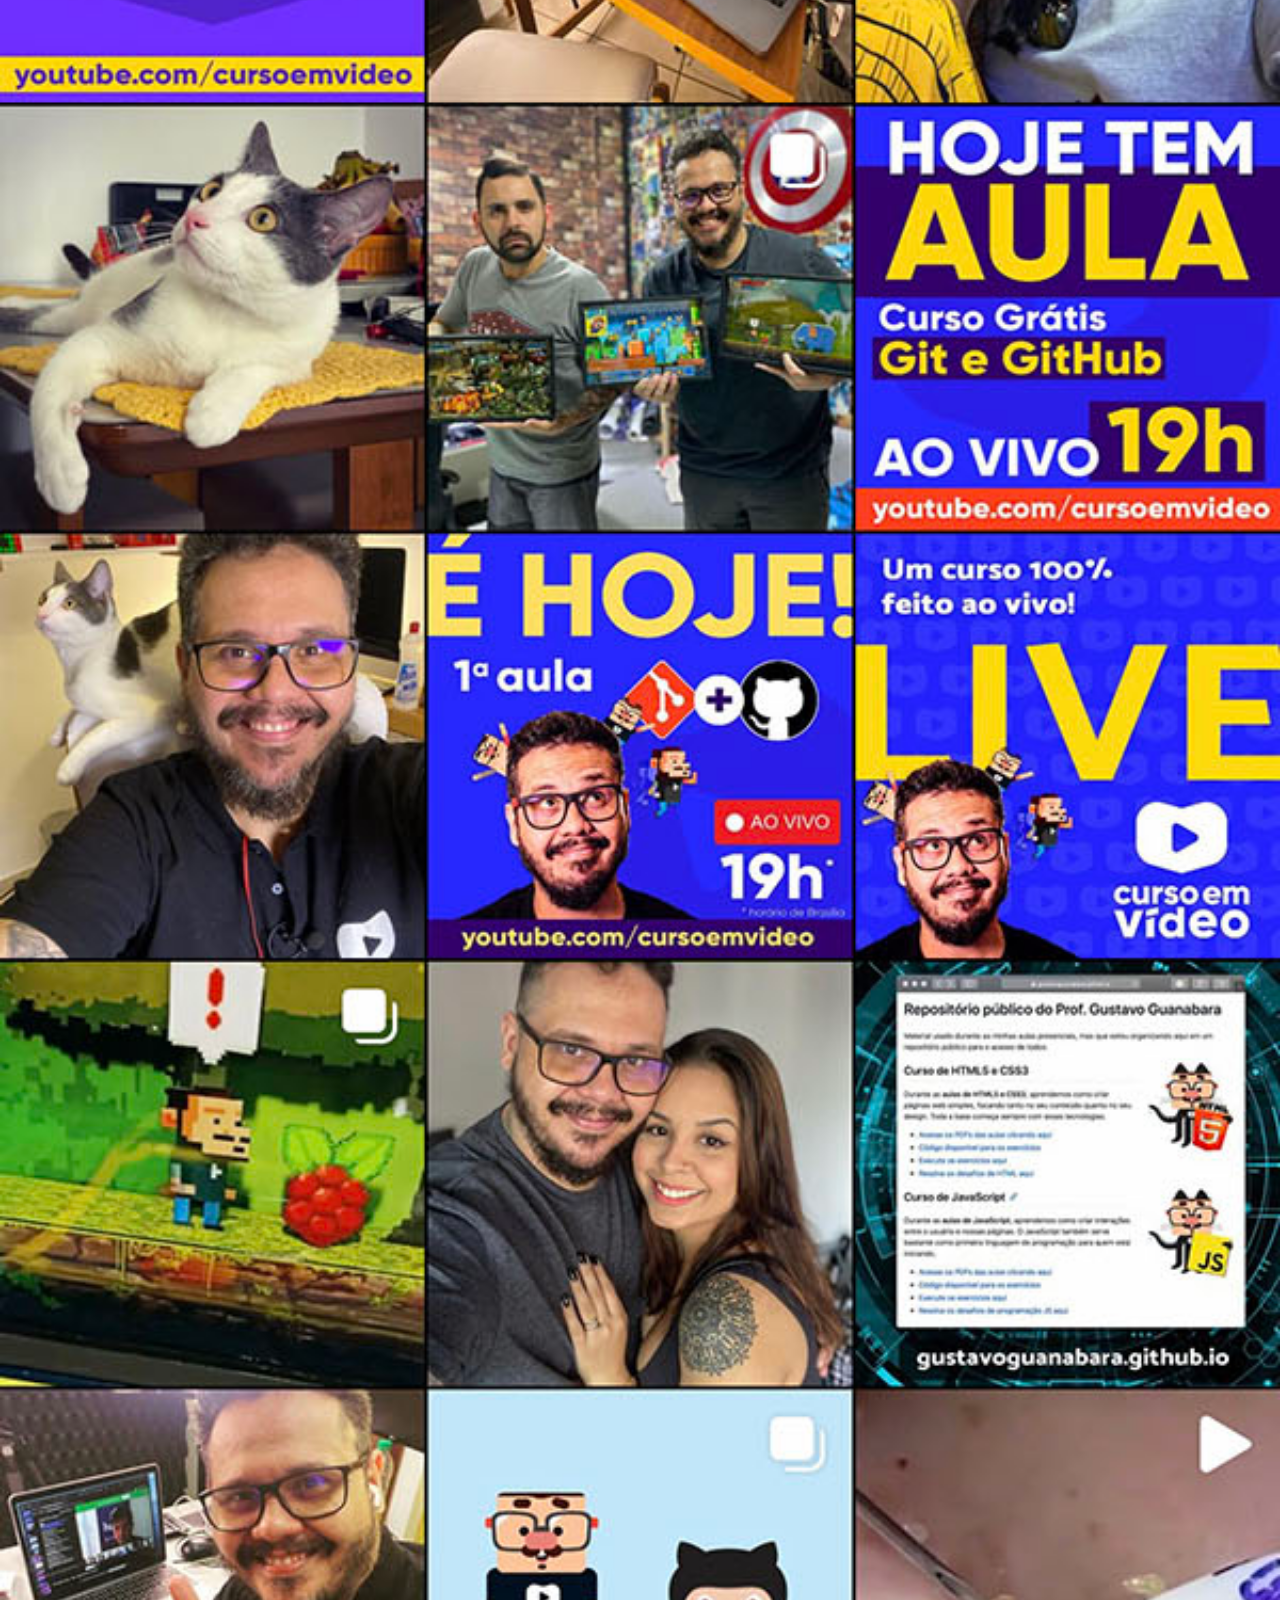
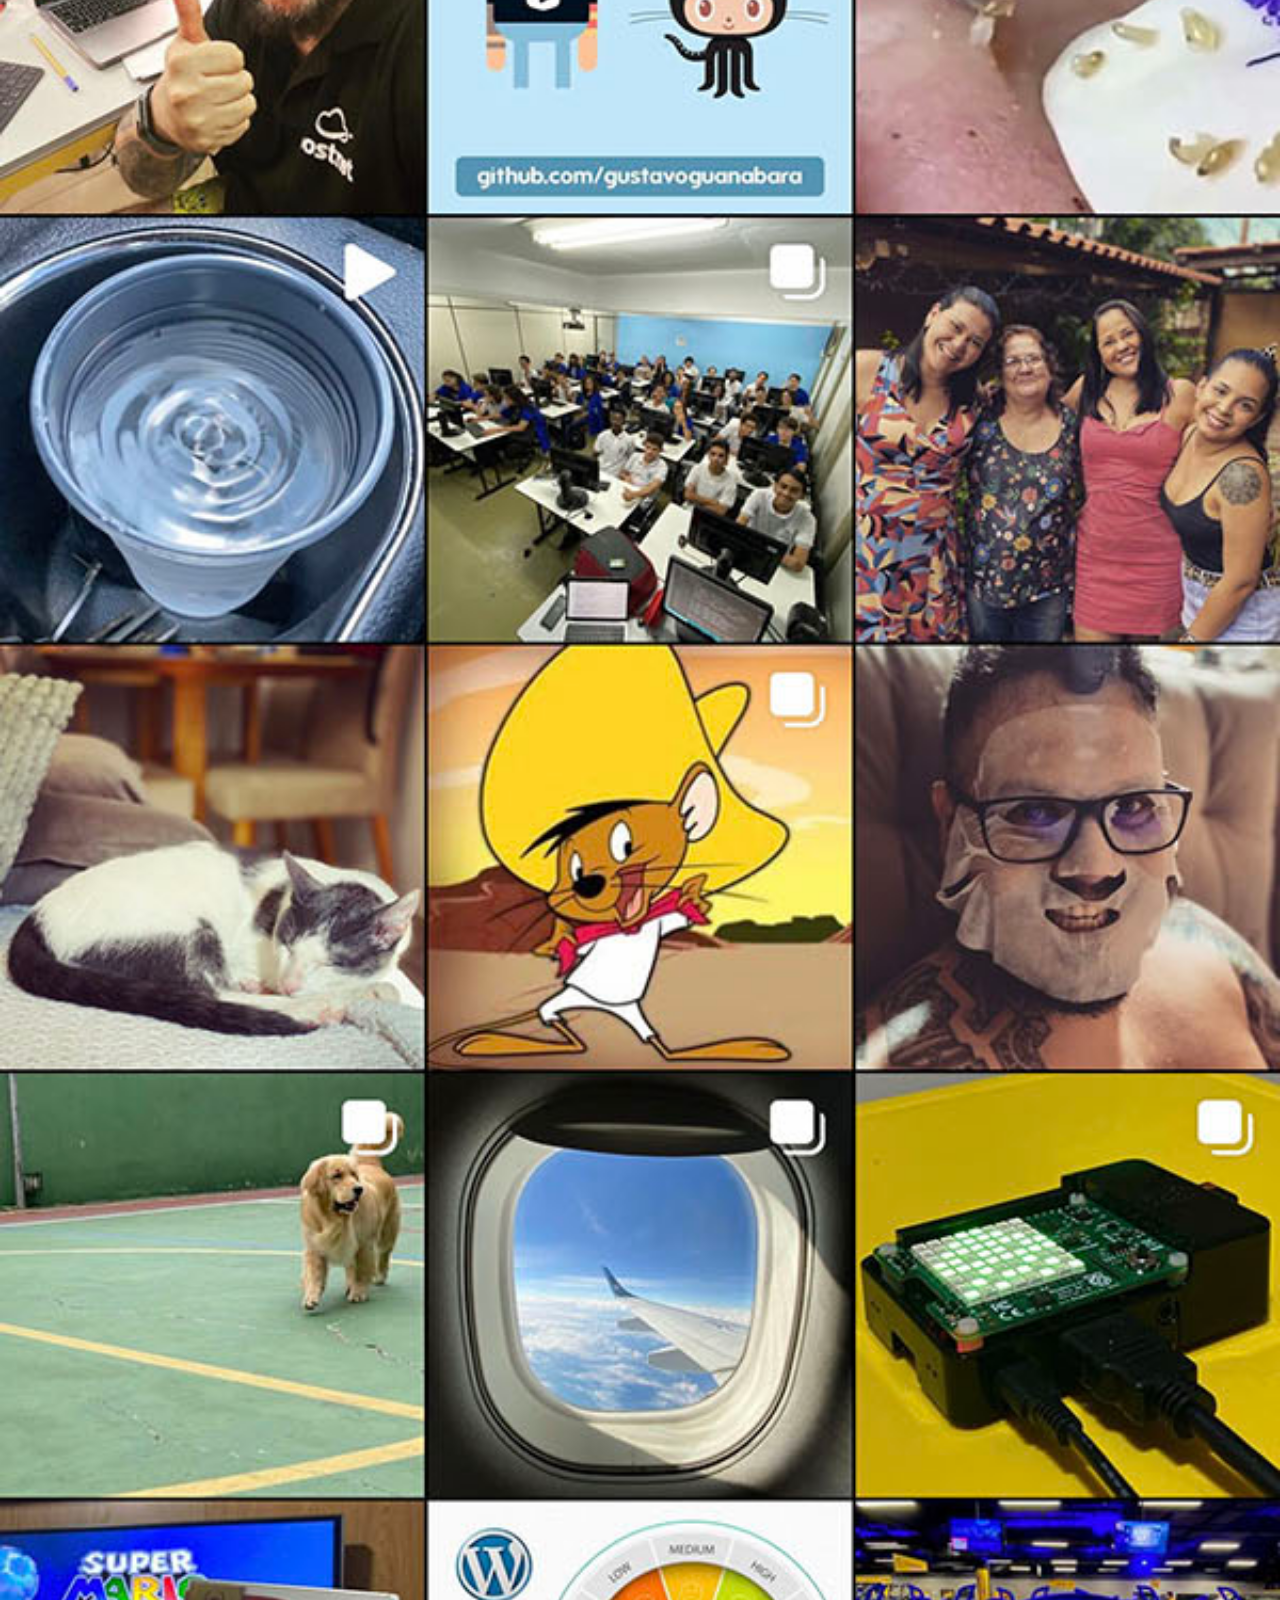
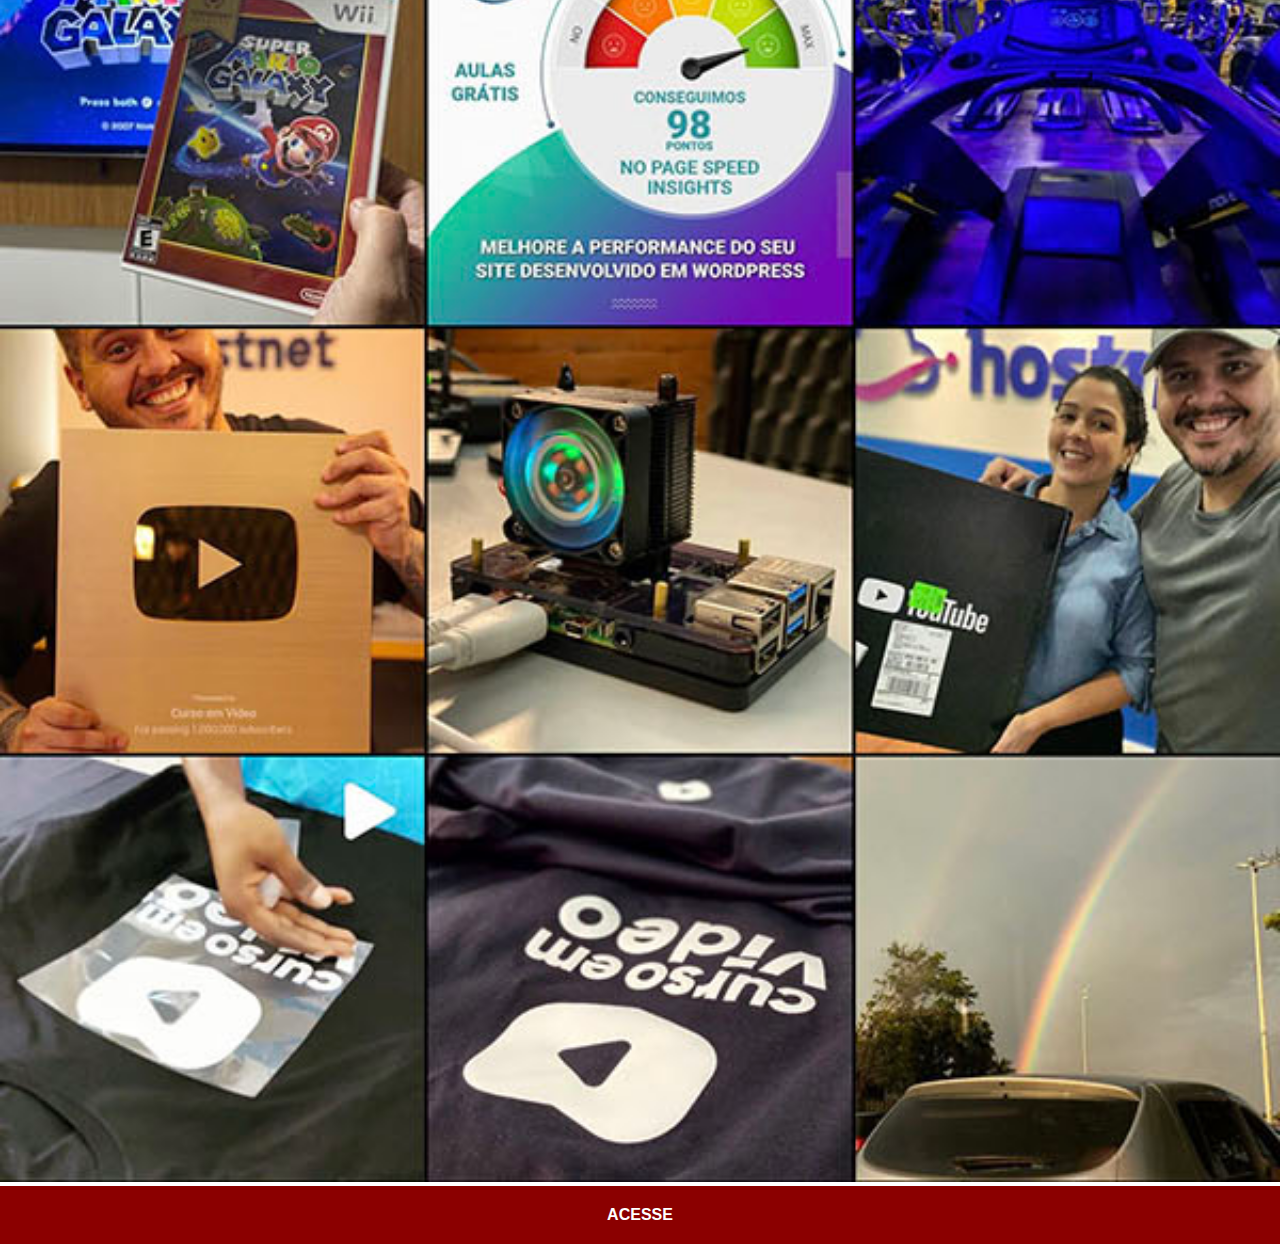
<file: instagram.html>
<!DOCTYPE html>
<html lang="pt-br">
<head>
    <meta charset="UTF-8">
    <meta http-equiv="X-UA-Compatible" content="IE=edge">
    <meta name="viewport" content="width=device-width, initial-scale=1.0">
    <link rel="stylesheet" href="estilo/social.css">
    <title>Instagram</title>
</head>
<body>
    <img src="imagens/tela-instagram.jpg" alt="Instagram">
    <a href="#" target="_blank">ACESSE</a>
    
</body>
</html>
</file>
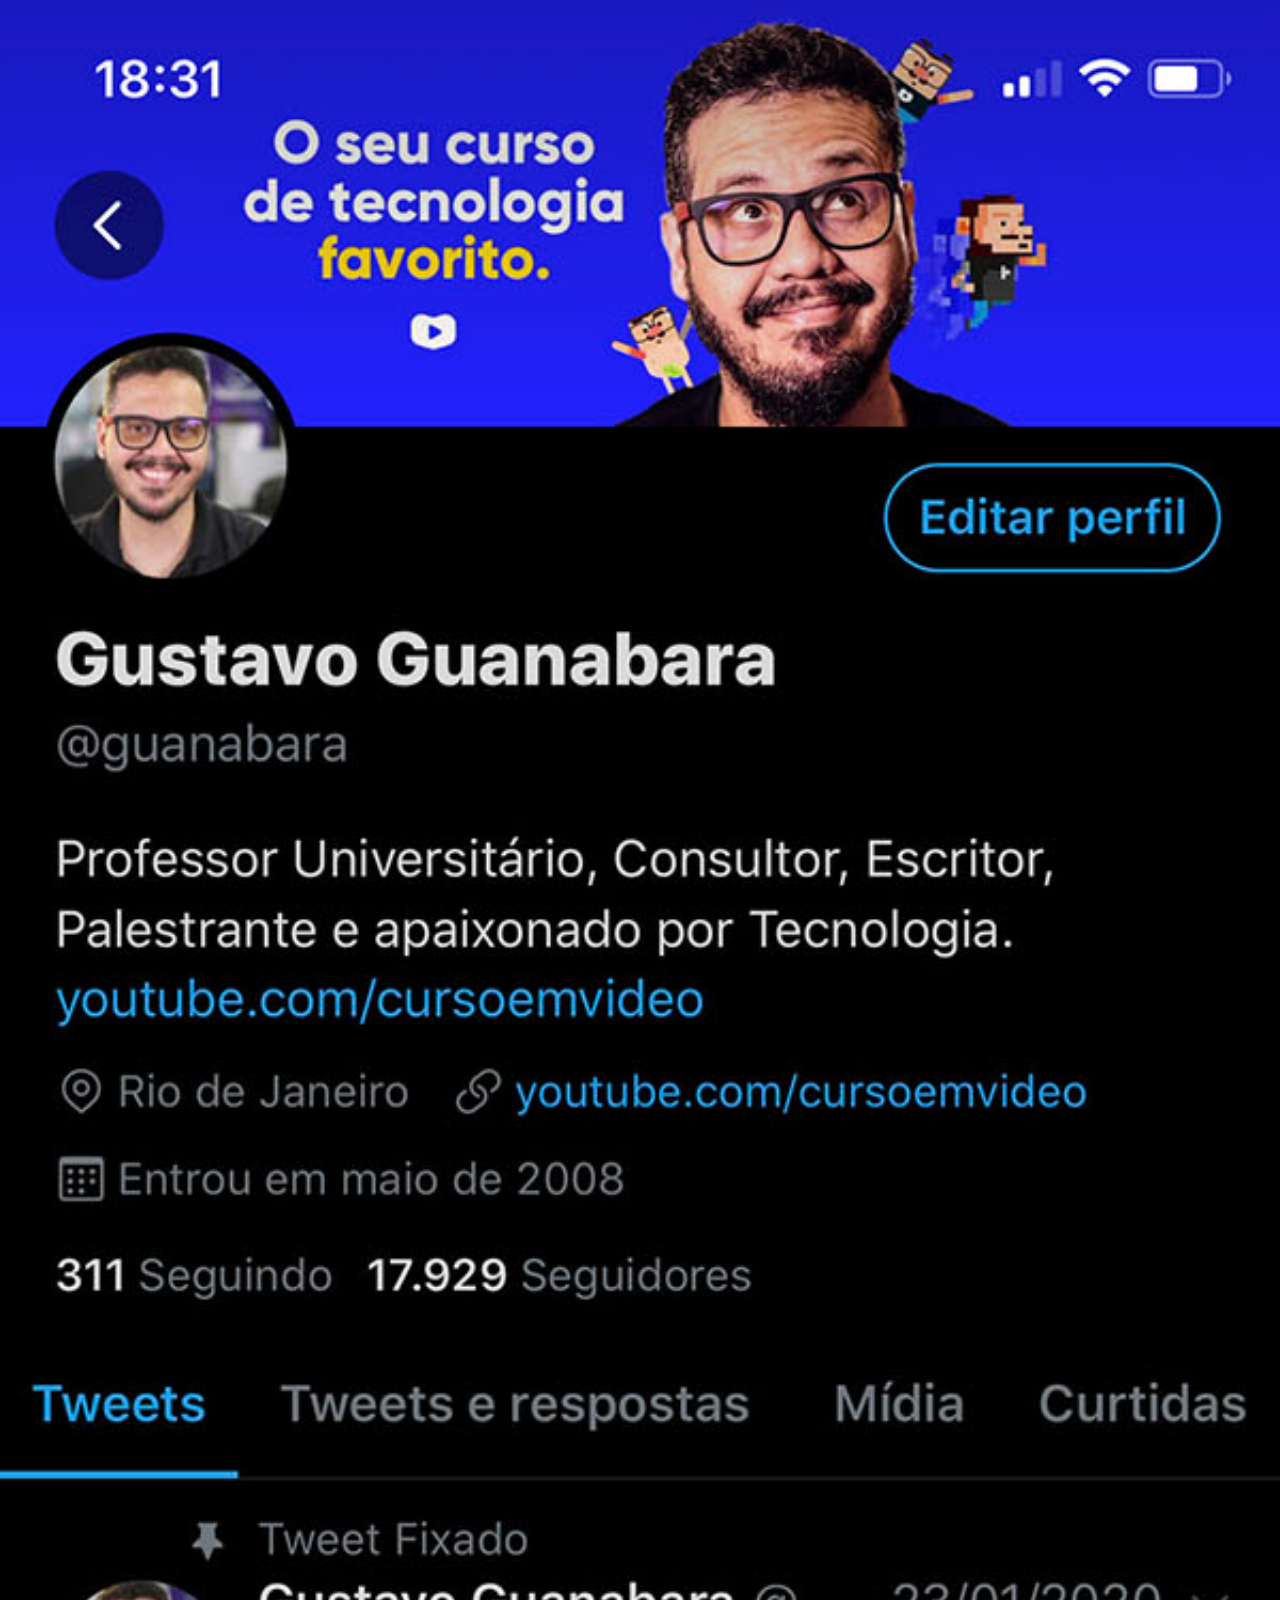
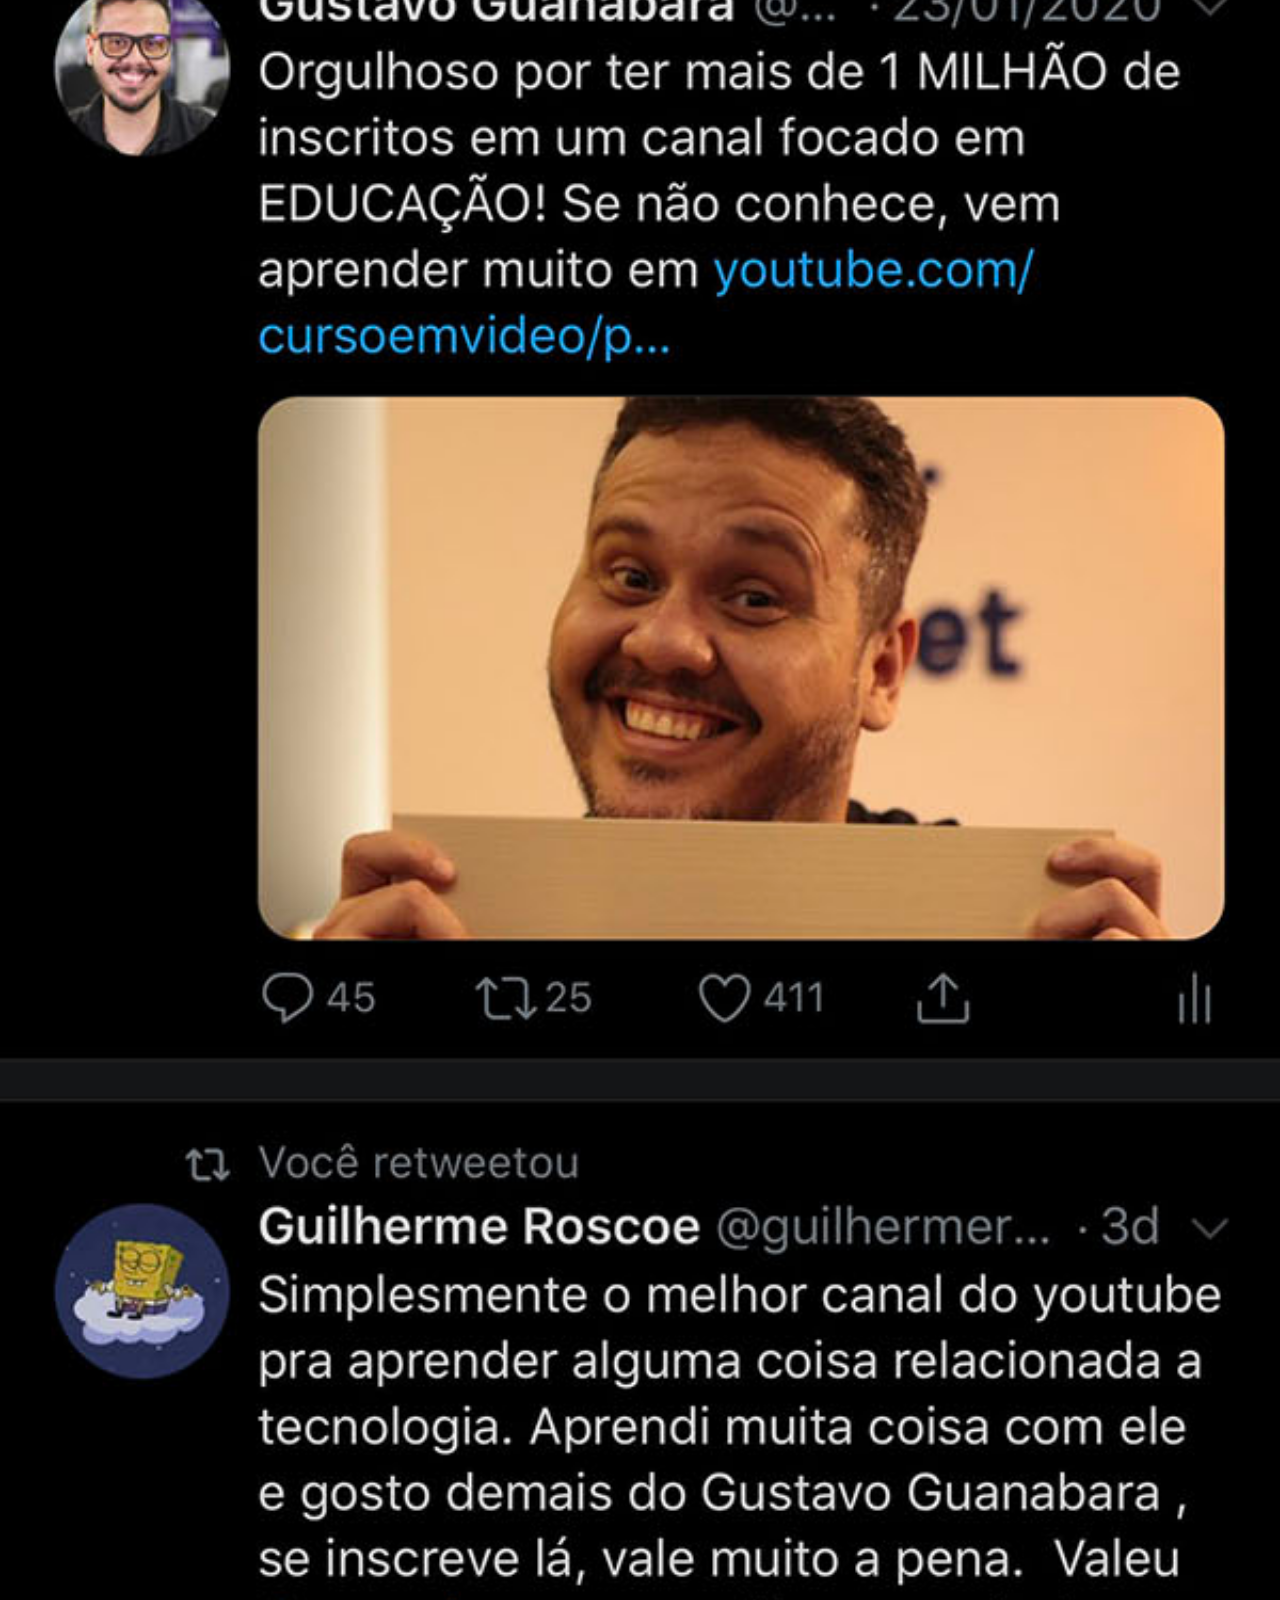
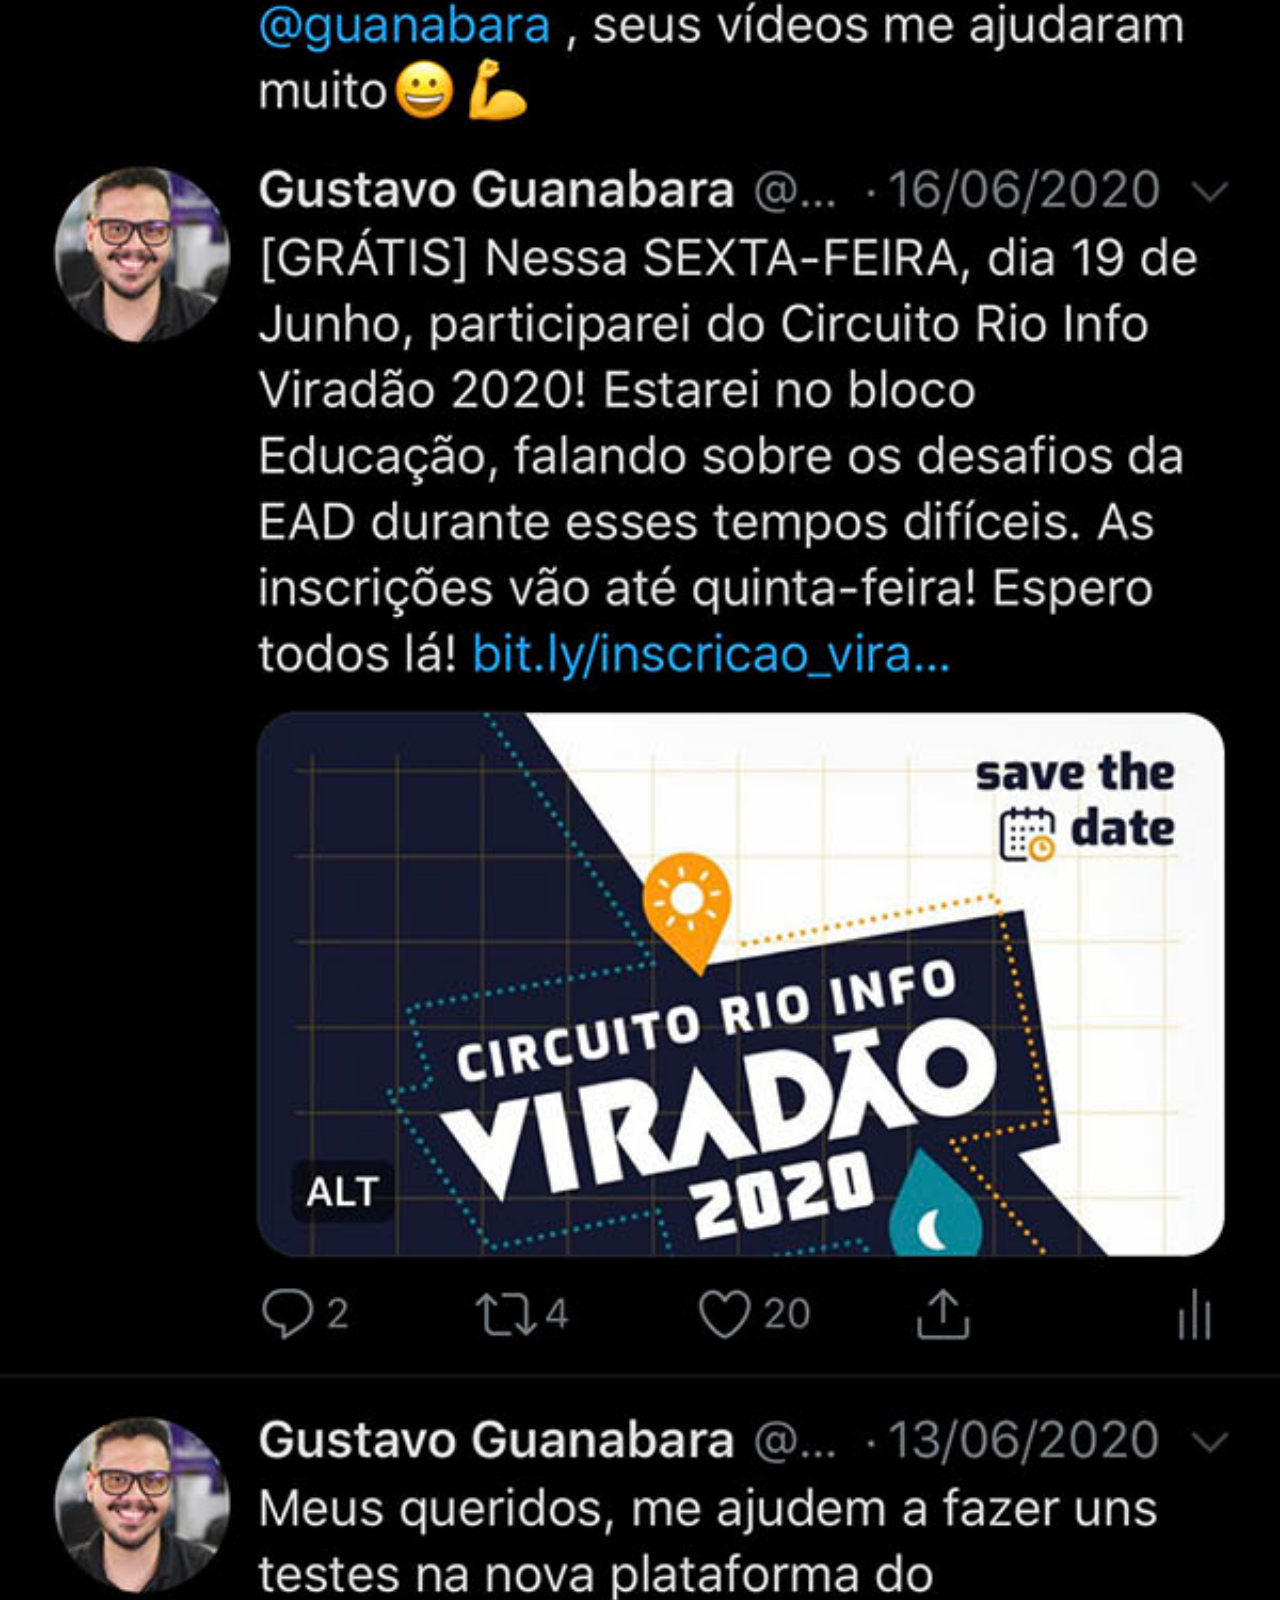
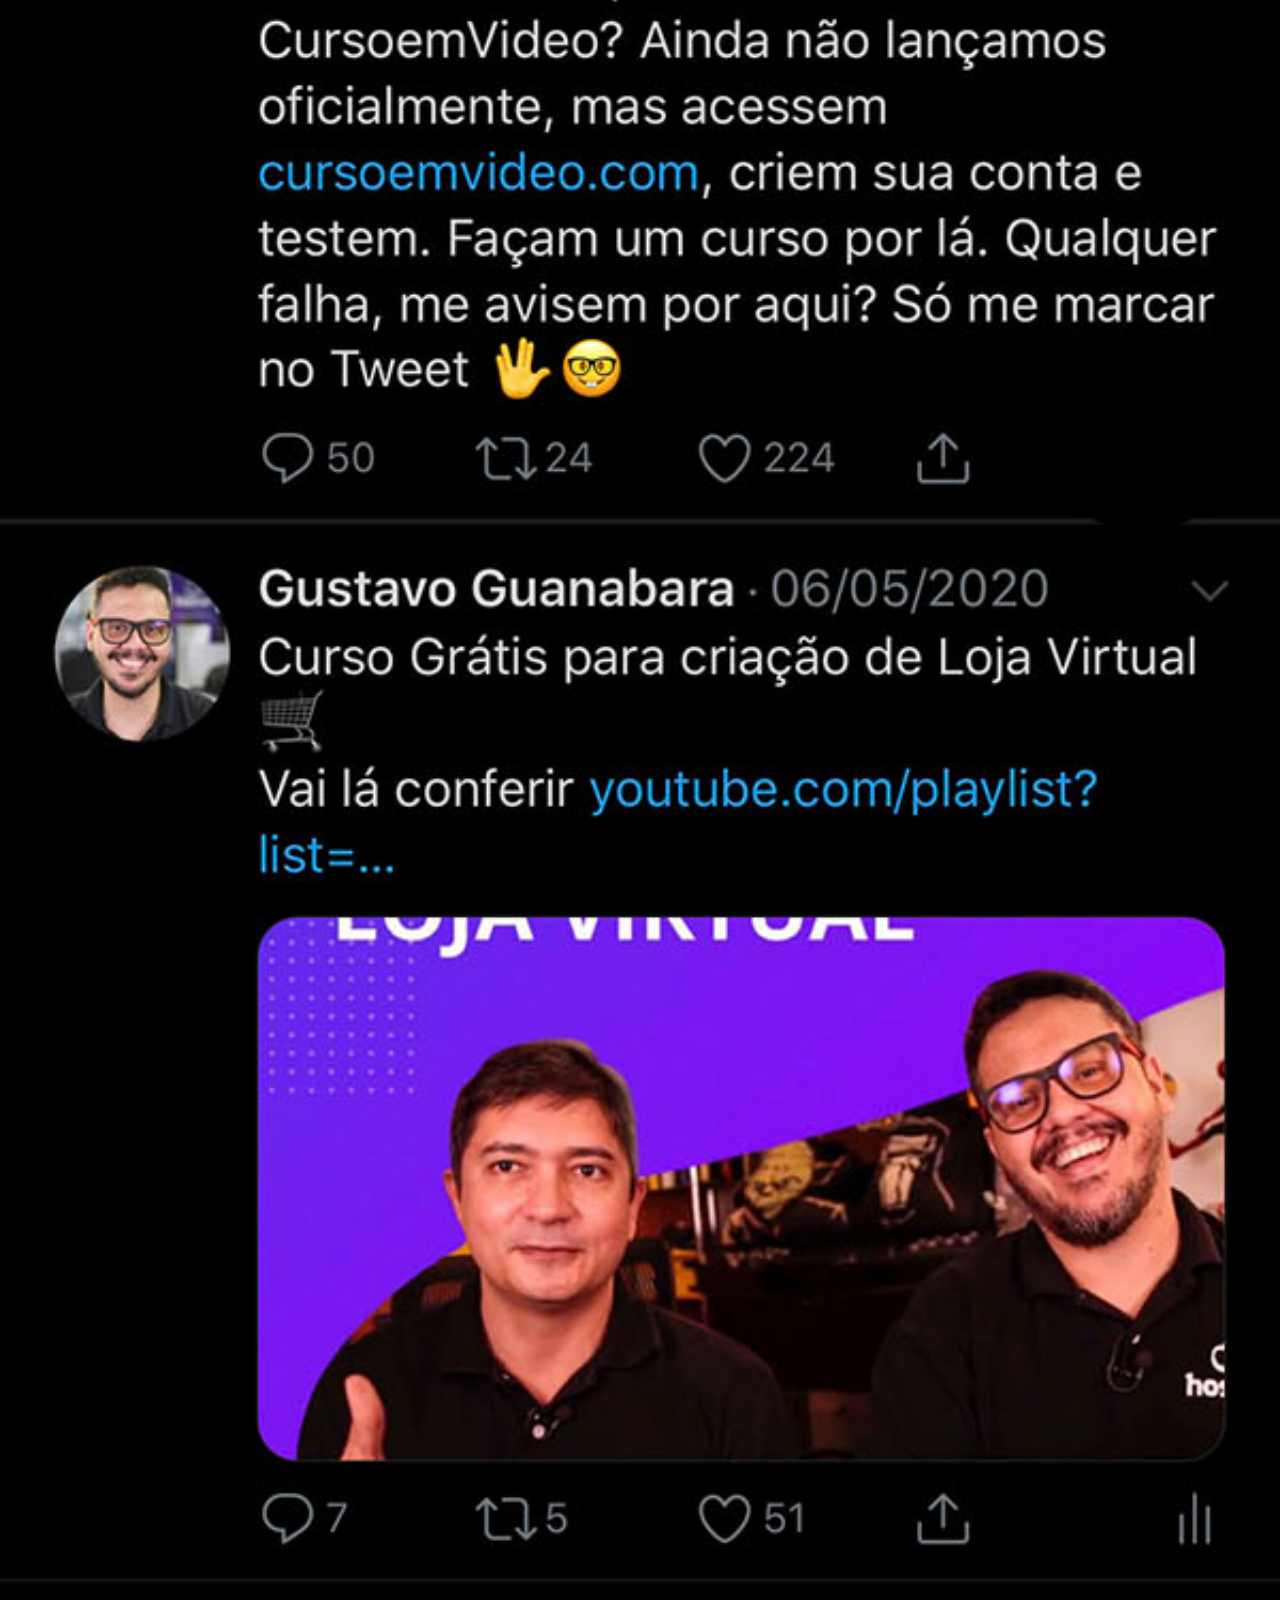
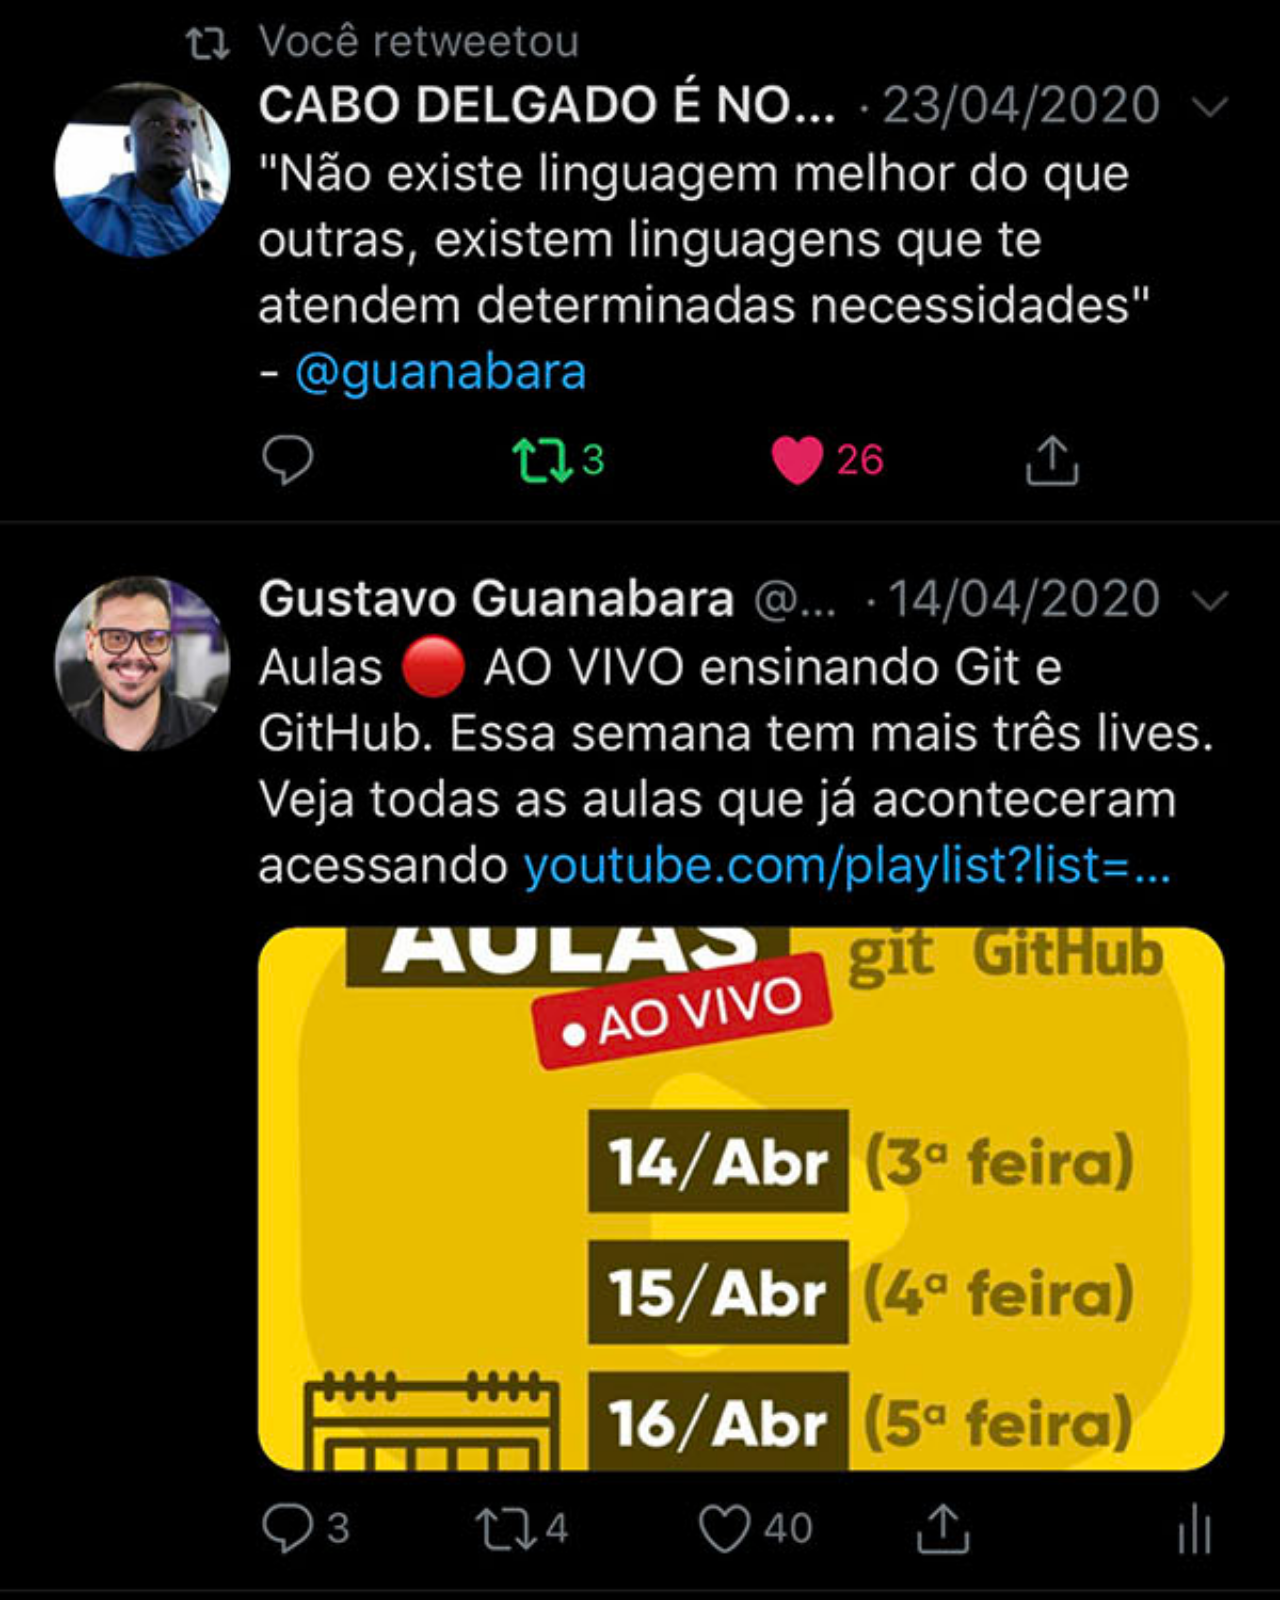
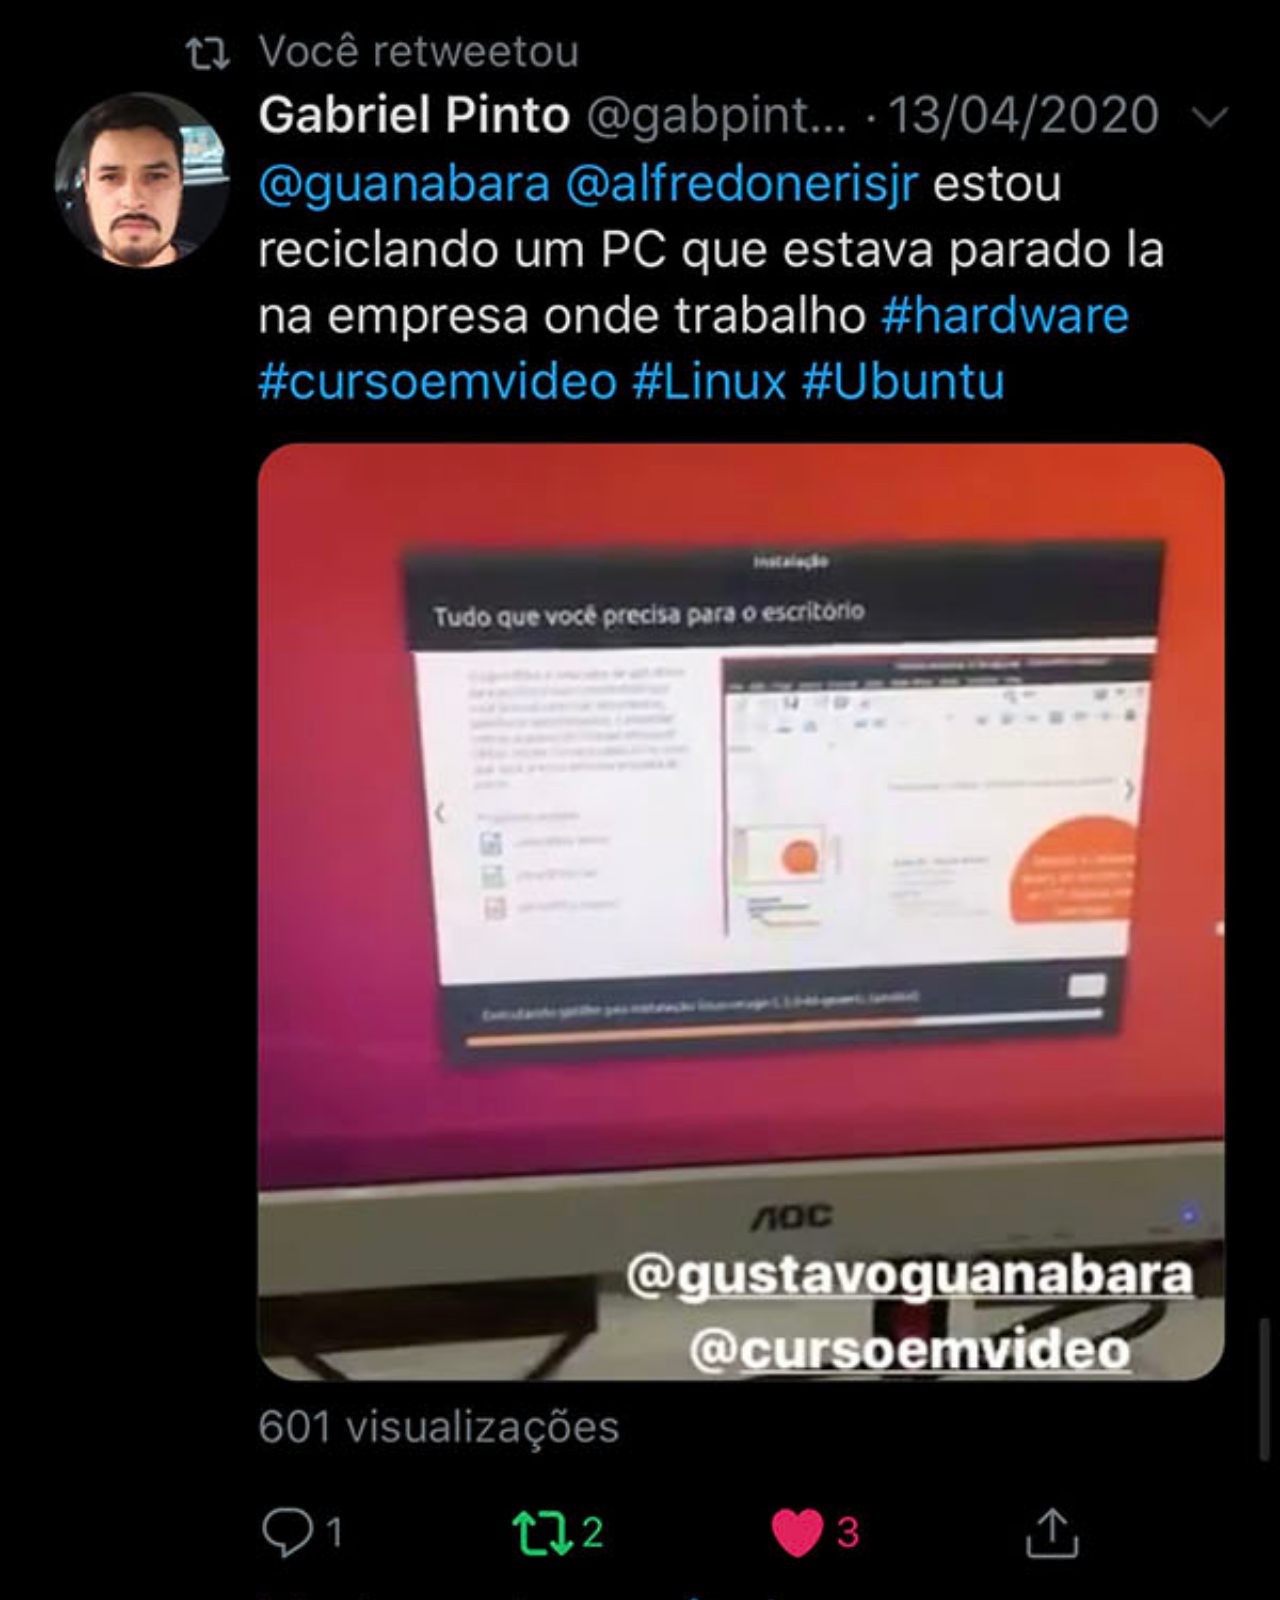
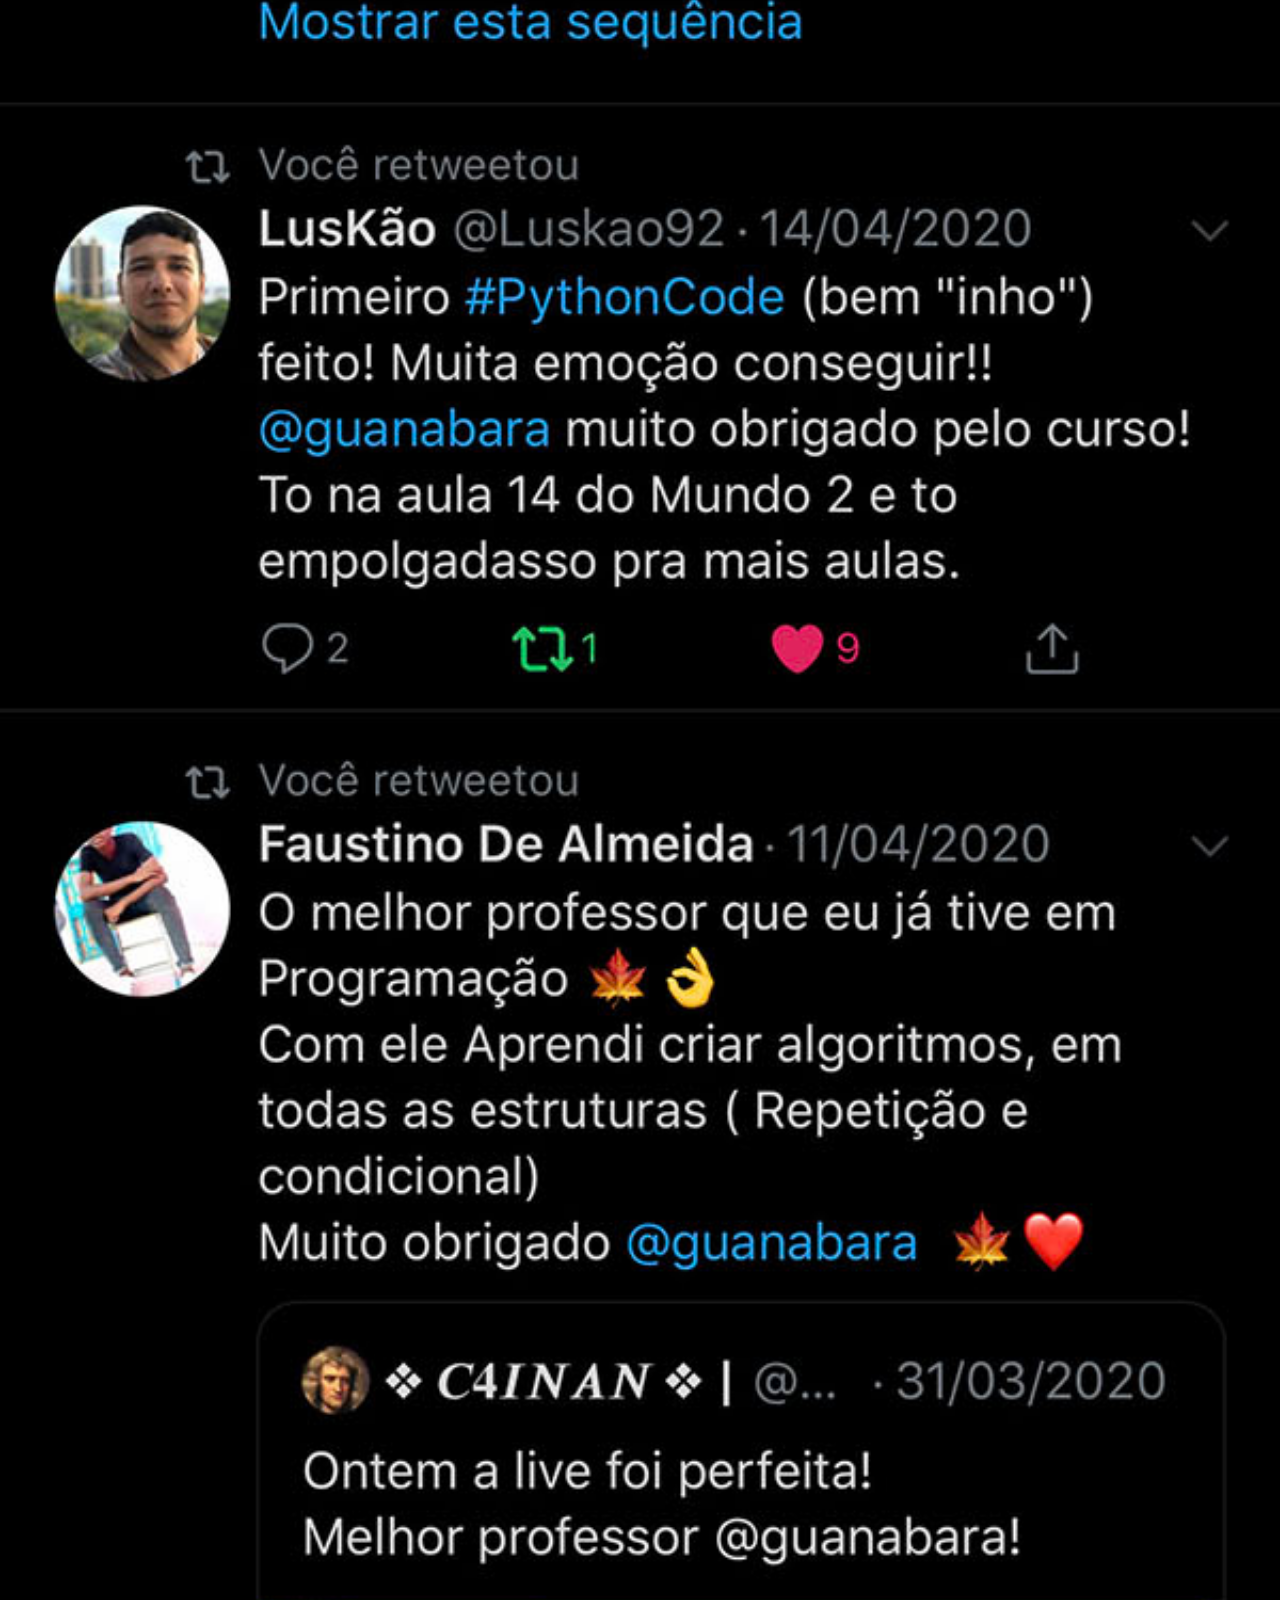
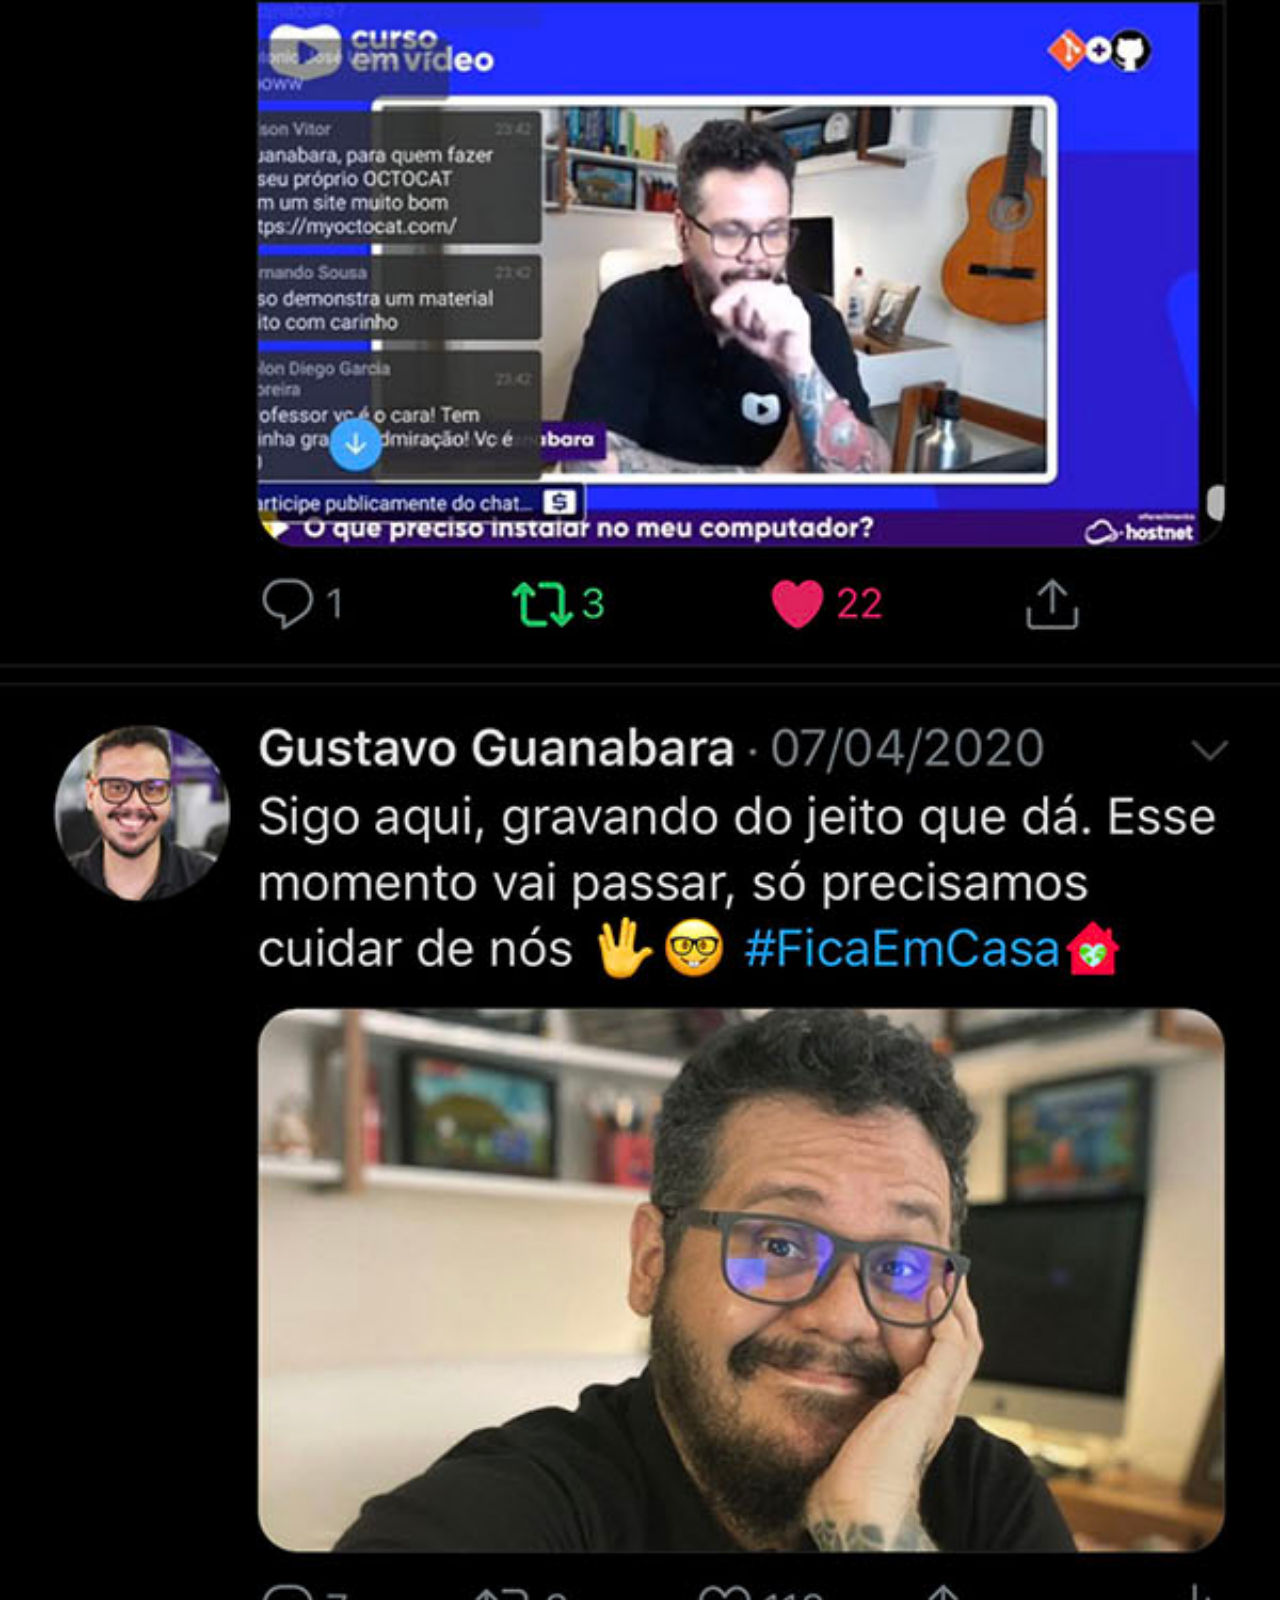
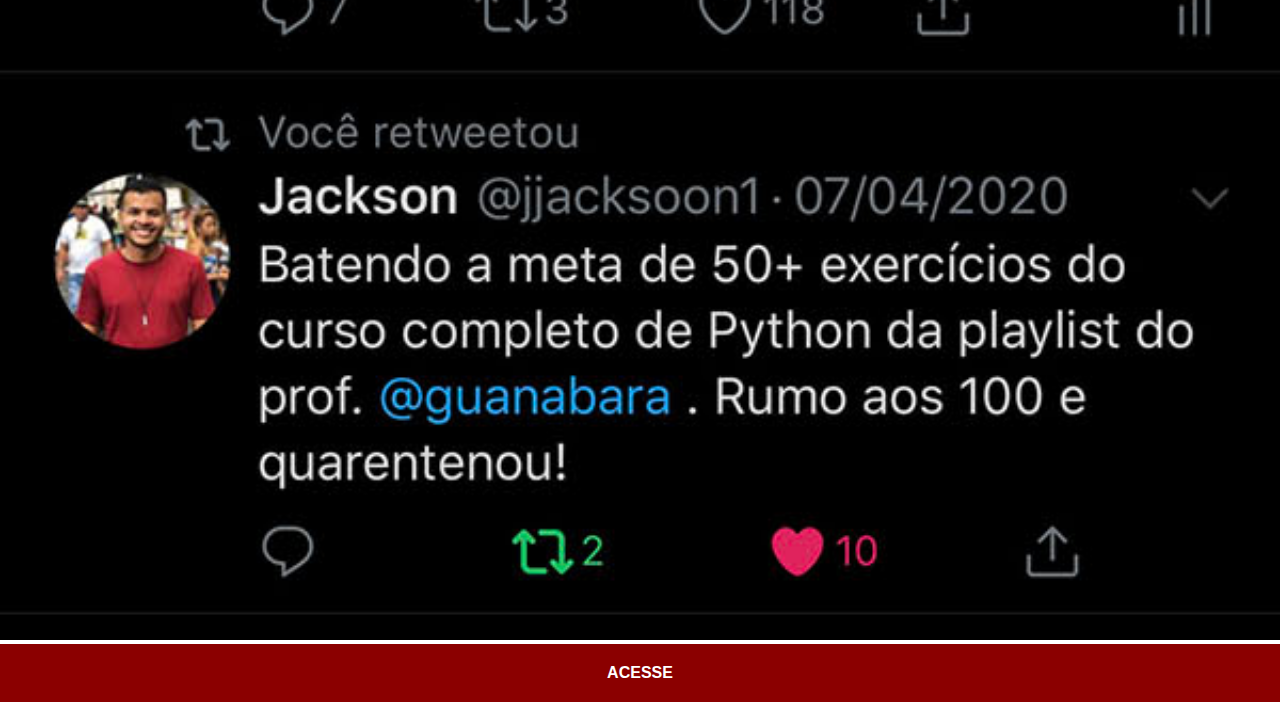
<file: twitter.html>
<!DOCTYPE html>
<html lang="pt-br">
<head>
    <meta charset="UTF-8">
    <meta http-equiv="X-UA-Compatible" content="IE=edge">
    <meta name="viewport" content="width=device-width, initial-scale=1.0">
    <link rel="stylesheet" href="estilo/social.css">
    <title>Twiter</title>
</head>
<body>
    <img src="imagens/tela-twitter.jpg" alt="Twitter">
    <a href="#" target="_blank">ACESSE</a>
    
</body>
</html>
</file>
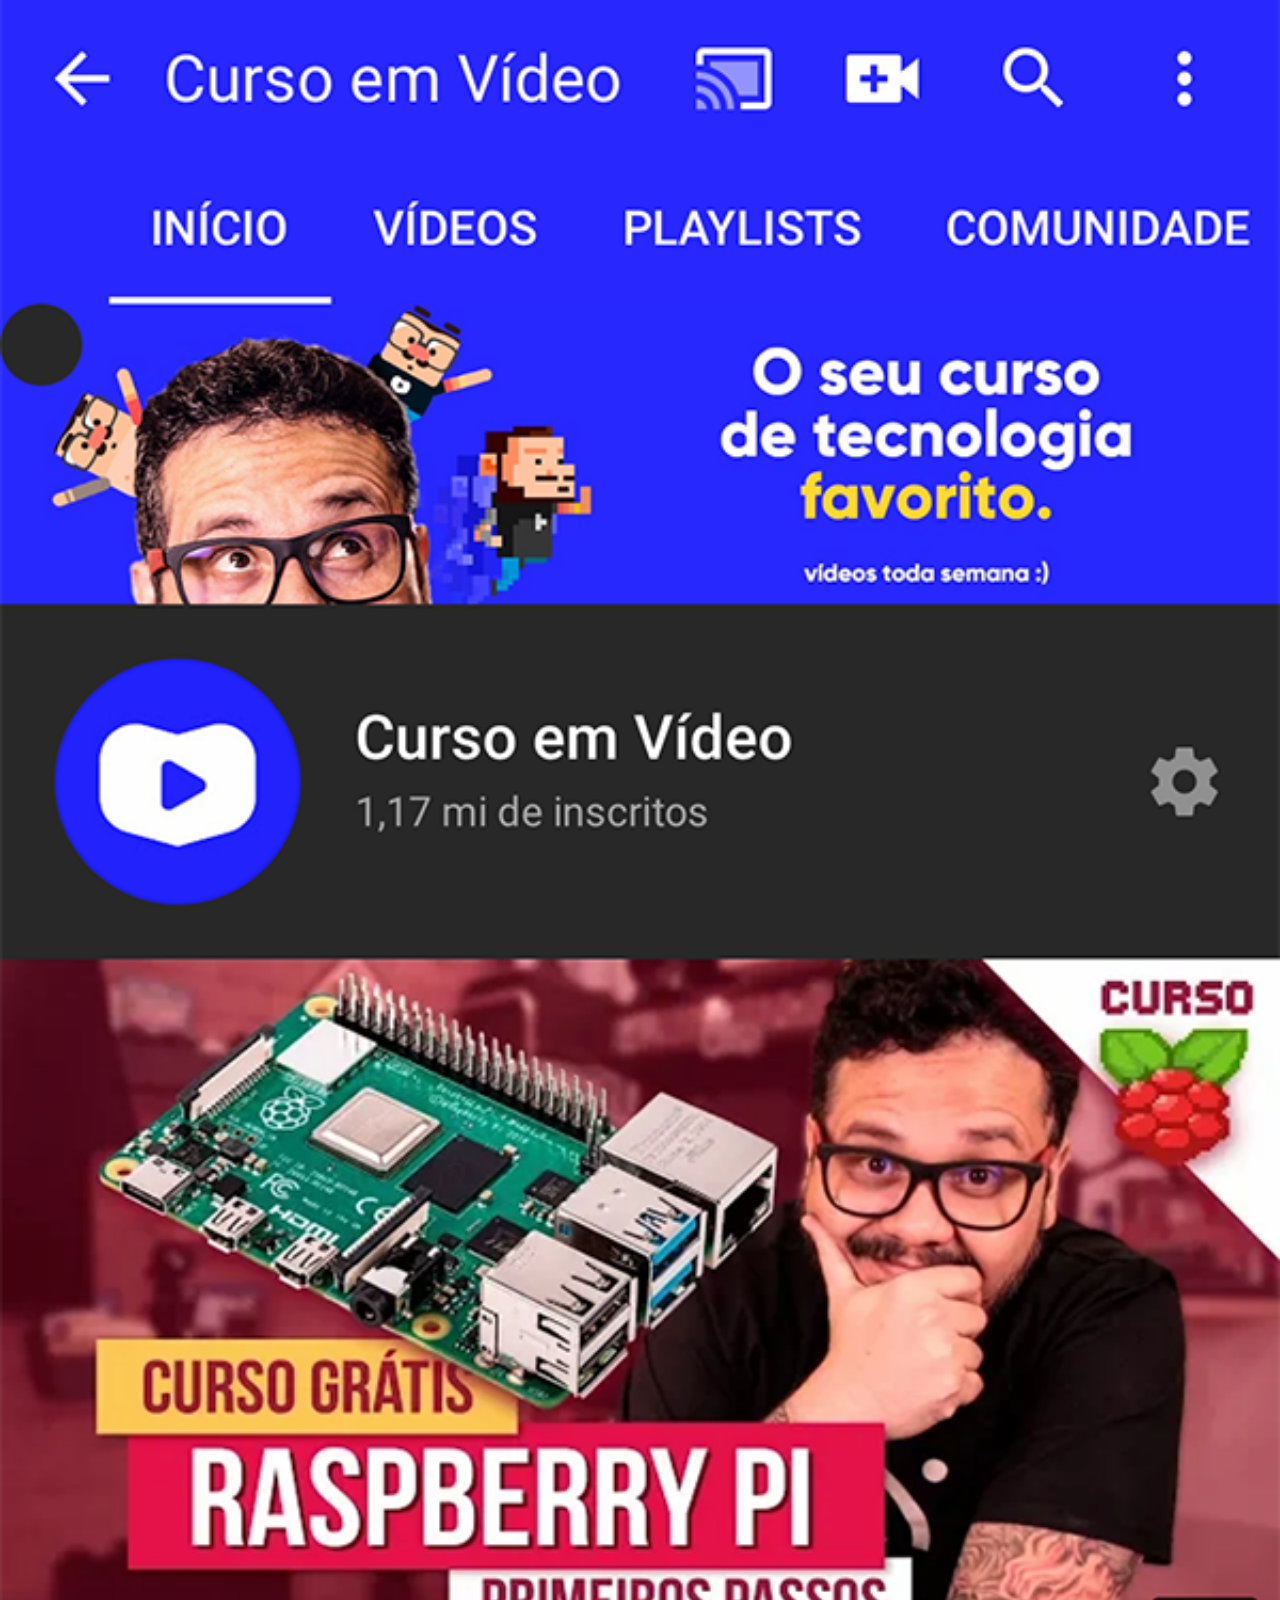
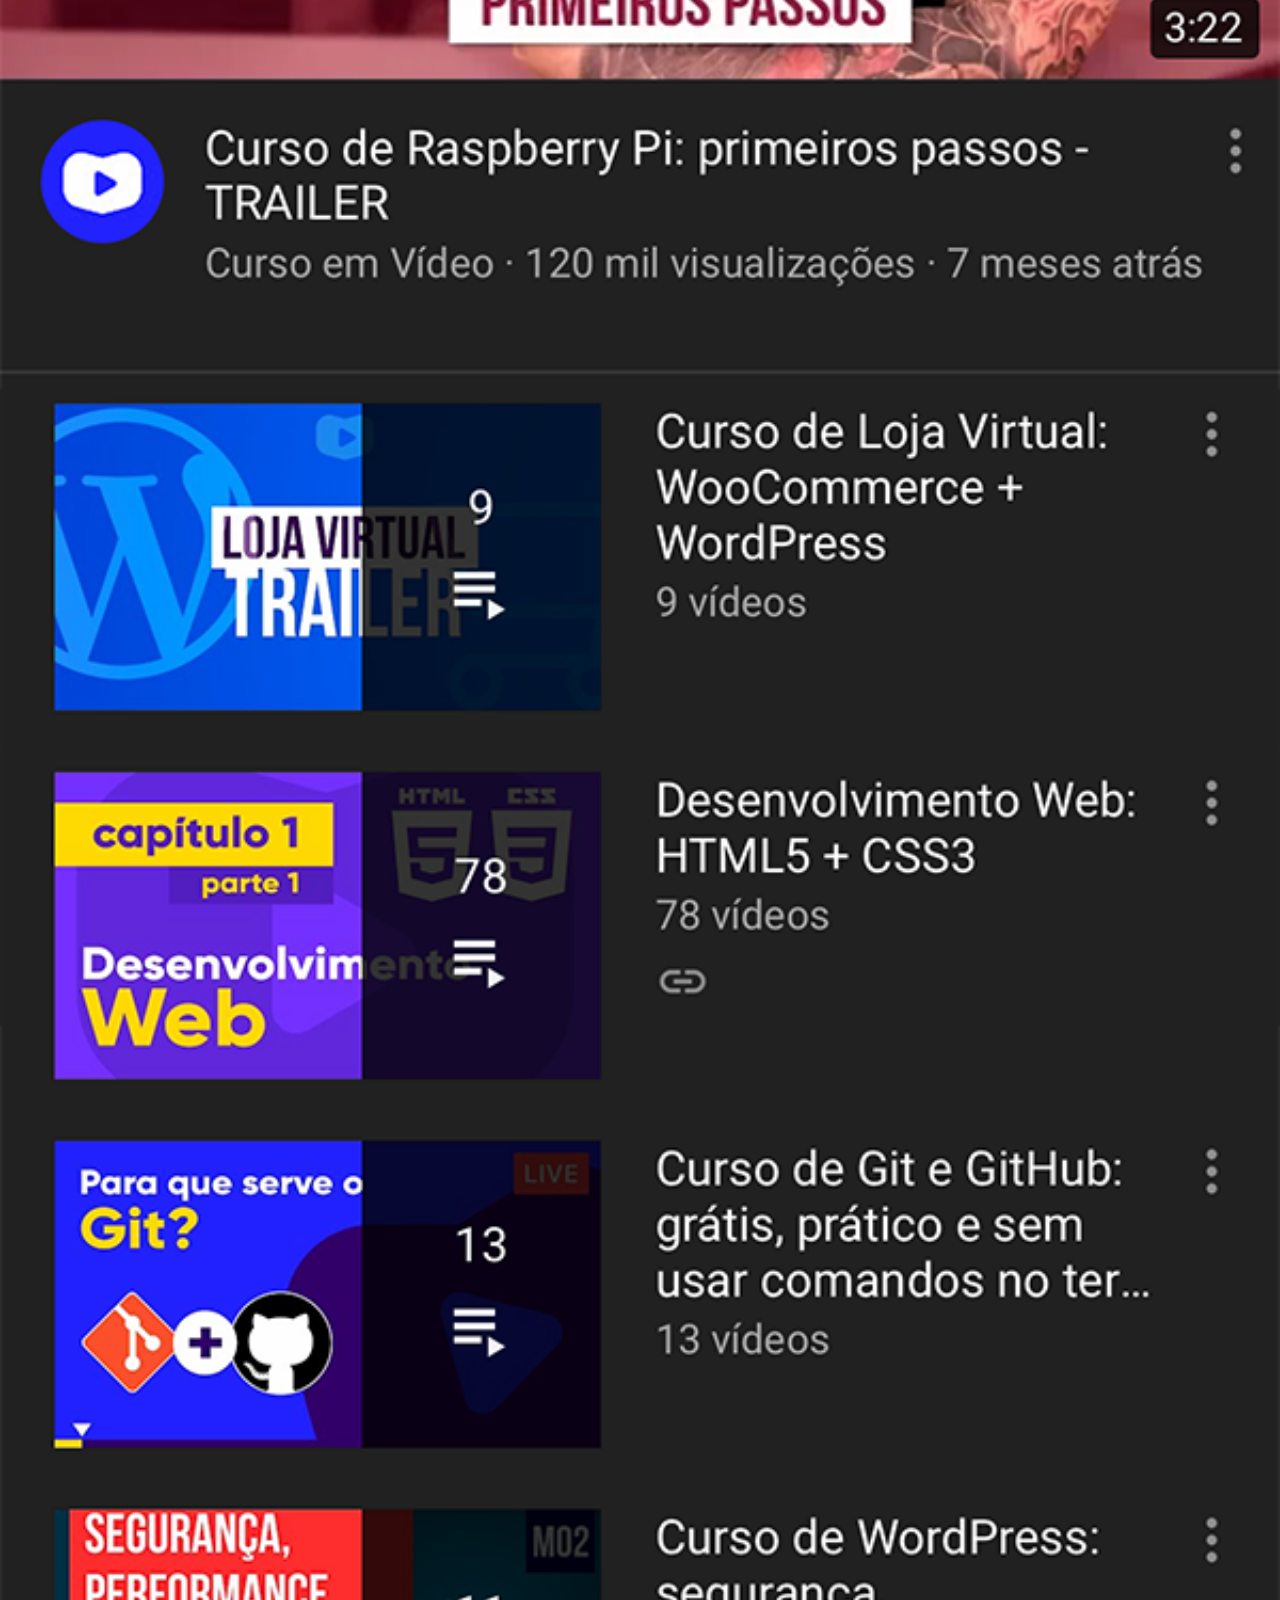
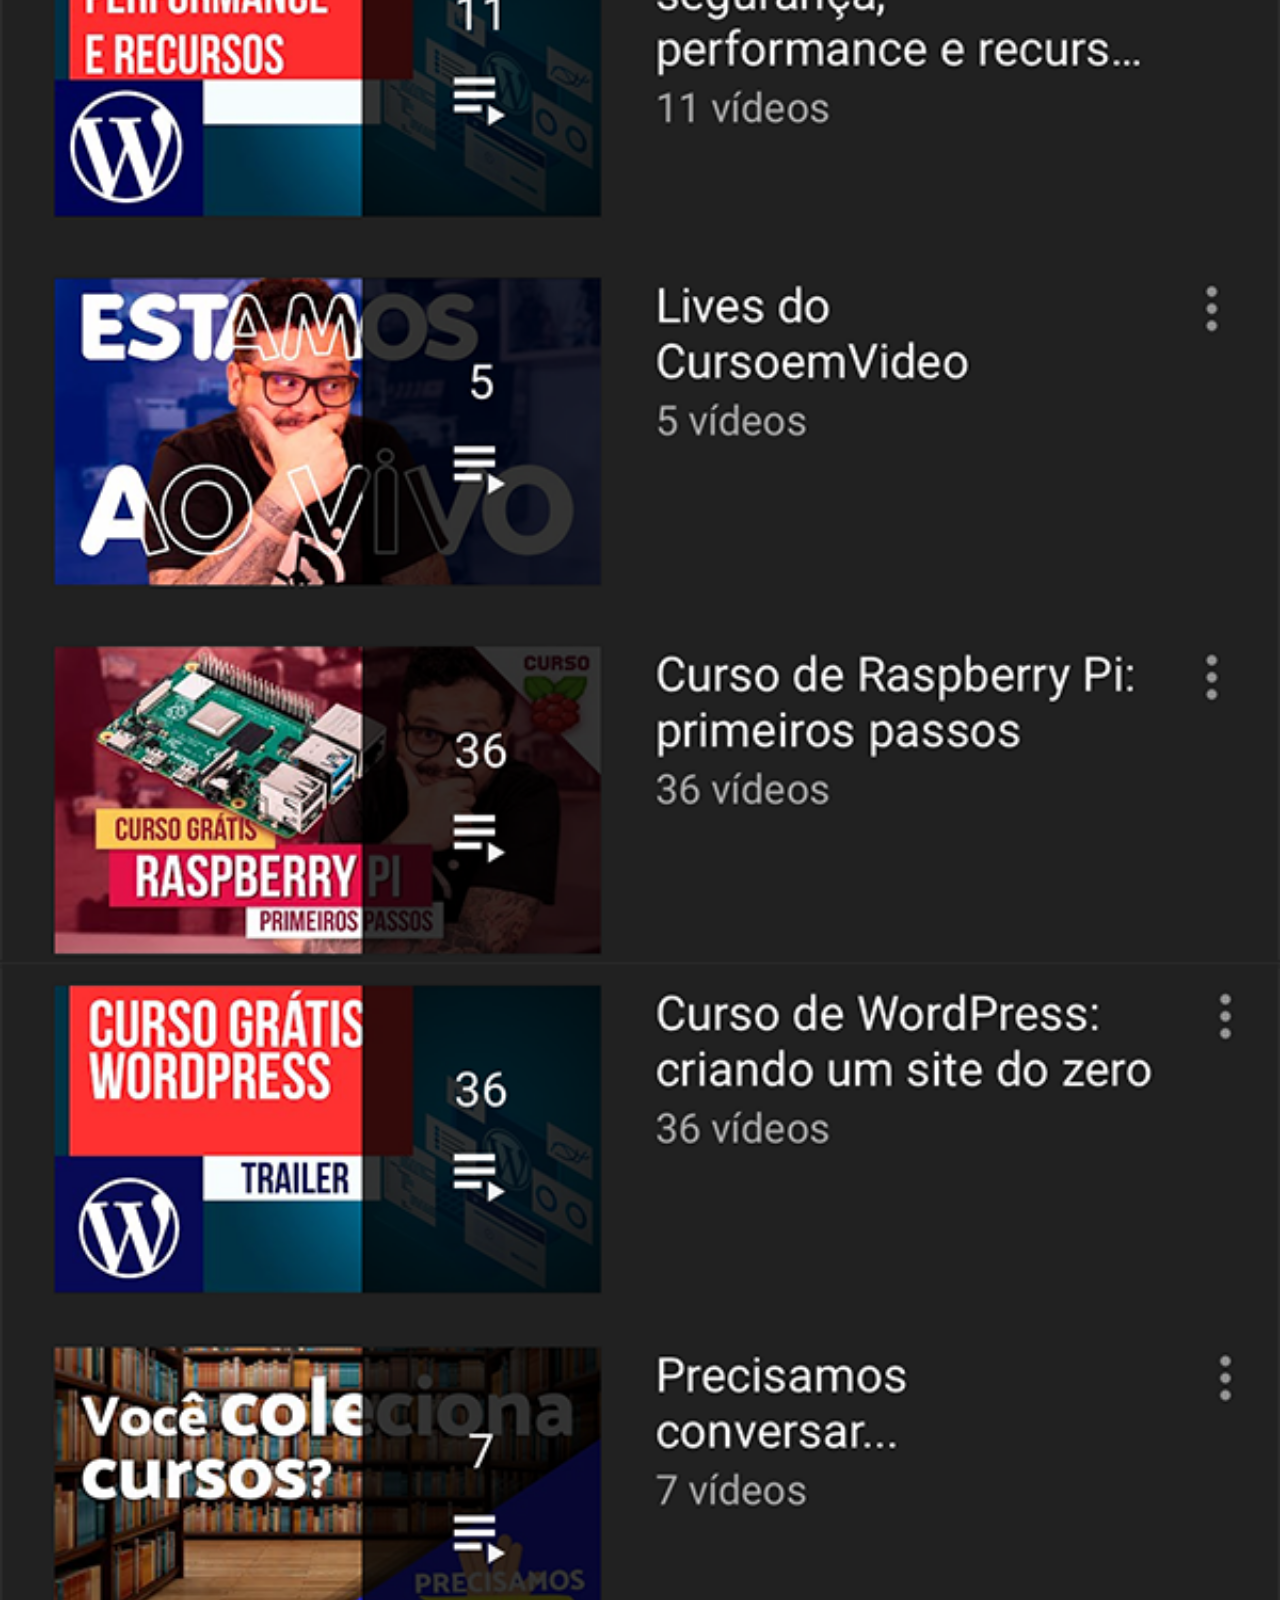
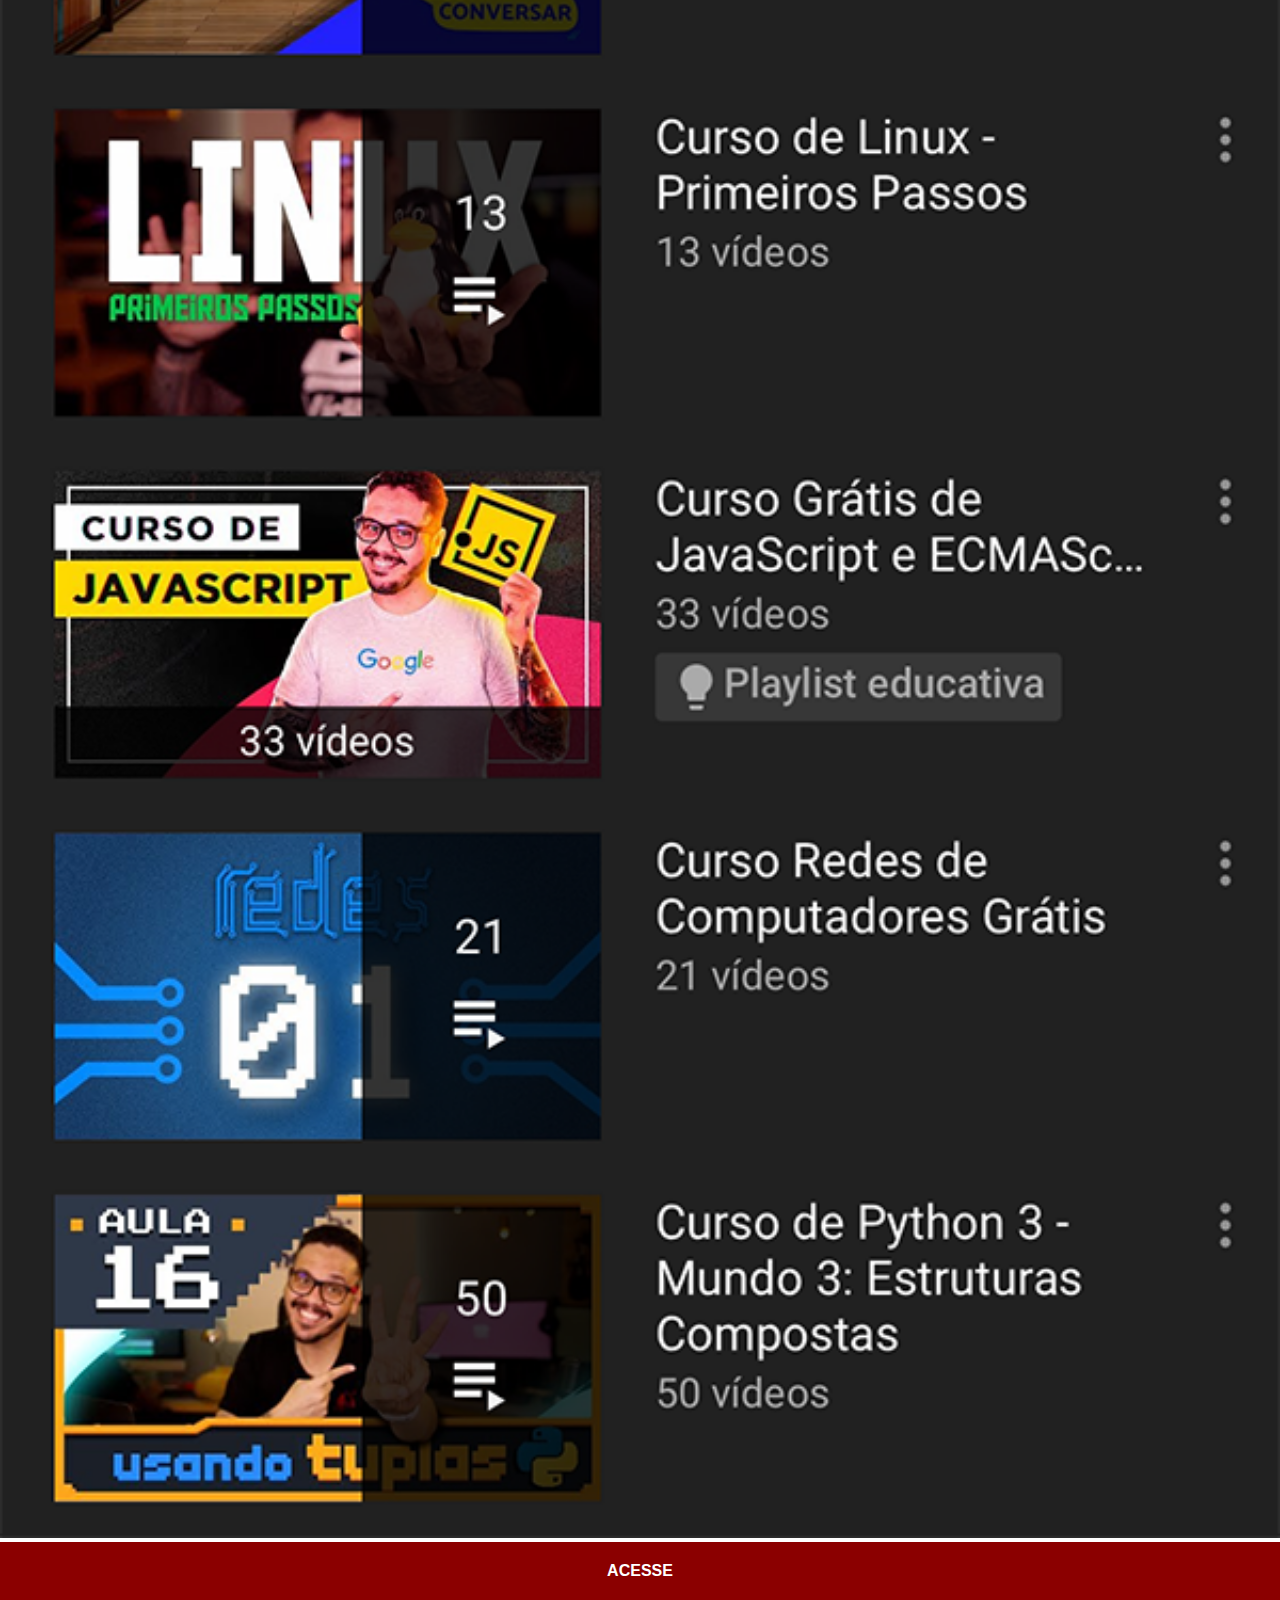
<file: youtube.html>
<!DOCTYPE html>
<html lang="pt-br">
<head>
    <meta charset="UTF-8">
    <meta http-equiv="X-UA-Compatible" content="IE=edge">
    <meta name="viewport" content="width=device-width, initial-scale=1.0">
    <link rel="stylesheet" href="estilo/social.css">
    <title>Youtube</title>
</head>
<body>
    <img src="imagens/tela-youtube.png" alt="Youtube">
    <a href="https://www.youtube.com/@CursoemVideo" target="_blank">ACESSE</a>
    
</body>
</html>
</file>
<file: estilos/style.css>
@charset "utf-8";

*{
    margin: 0px;
    padding: 0px;
    font-family: Arial, Helvetica, sans-serif;
}

html, body{
    height: 100vh;
    width: 100vw;
    background-color: black;
}

body{
    background: url(../imagens/fundo-madeira.jpg) no-repeat top center;
    background-size: cover;
    background-attachment: fixed;
}

main{
    position: relative;
    height: 100vh;    
}

section#telefone{
    position: absolute;
    top: 50%;
    left: 50%;
    transform: translate(-50%, -50%);

    height: 627px;
    width: 311px;
    background: url(../imagens/frame-iphone.png) no-repeat;
}

iframe#tela{
    position: relative;
    top: 80px;
    left: 22px;
    width: 267px;
    height: 471px;
}

section#redes-sociais{
text-align: right;
}

section#redes-sociais img{
    width: 50px;
    margin: 10px;
    border-radius: 50%;
    box-shadow: 2px 2px 5px rgba(0, 0, 0, 0.467);
    box-sizing: border-box;
}

section#redes-sociais img:hover{
    border: 2px solid rgba(255, 255, 255, 0.609);
    transform: translate(-3px, -3px);
    box-shadow: 5px 5px 10px rgba(0, 0, 0, 0.609);
    transition: transfor .3s, border 1s;

}
</file>
<file: estilo/social.css>
@charset "UTF-8";

*{
    margin: 0px;
    padding: 0px;
    font-family: Arial, Helvetica, sans-serif;
}

::-webkit-scrollbar{
    width: 0px;
    height: 0px;
}

img{
    width: 100vw;

}

a{
    display: block;
    background-color: darkred;
    color: white;
    padding: 20px;
    text-align: center;
    font-weight: bolder;
    text-decoration: none;

}

a:hover{
    background-color: red;
}
</file>
